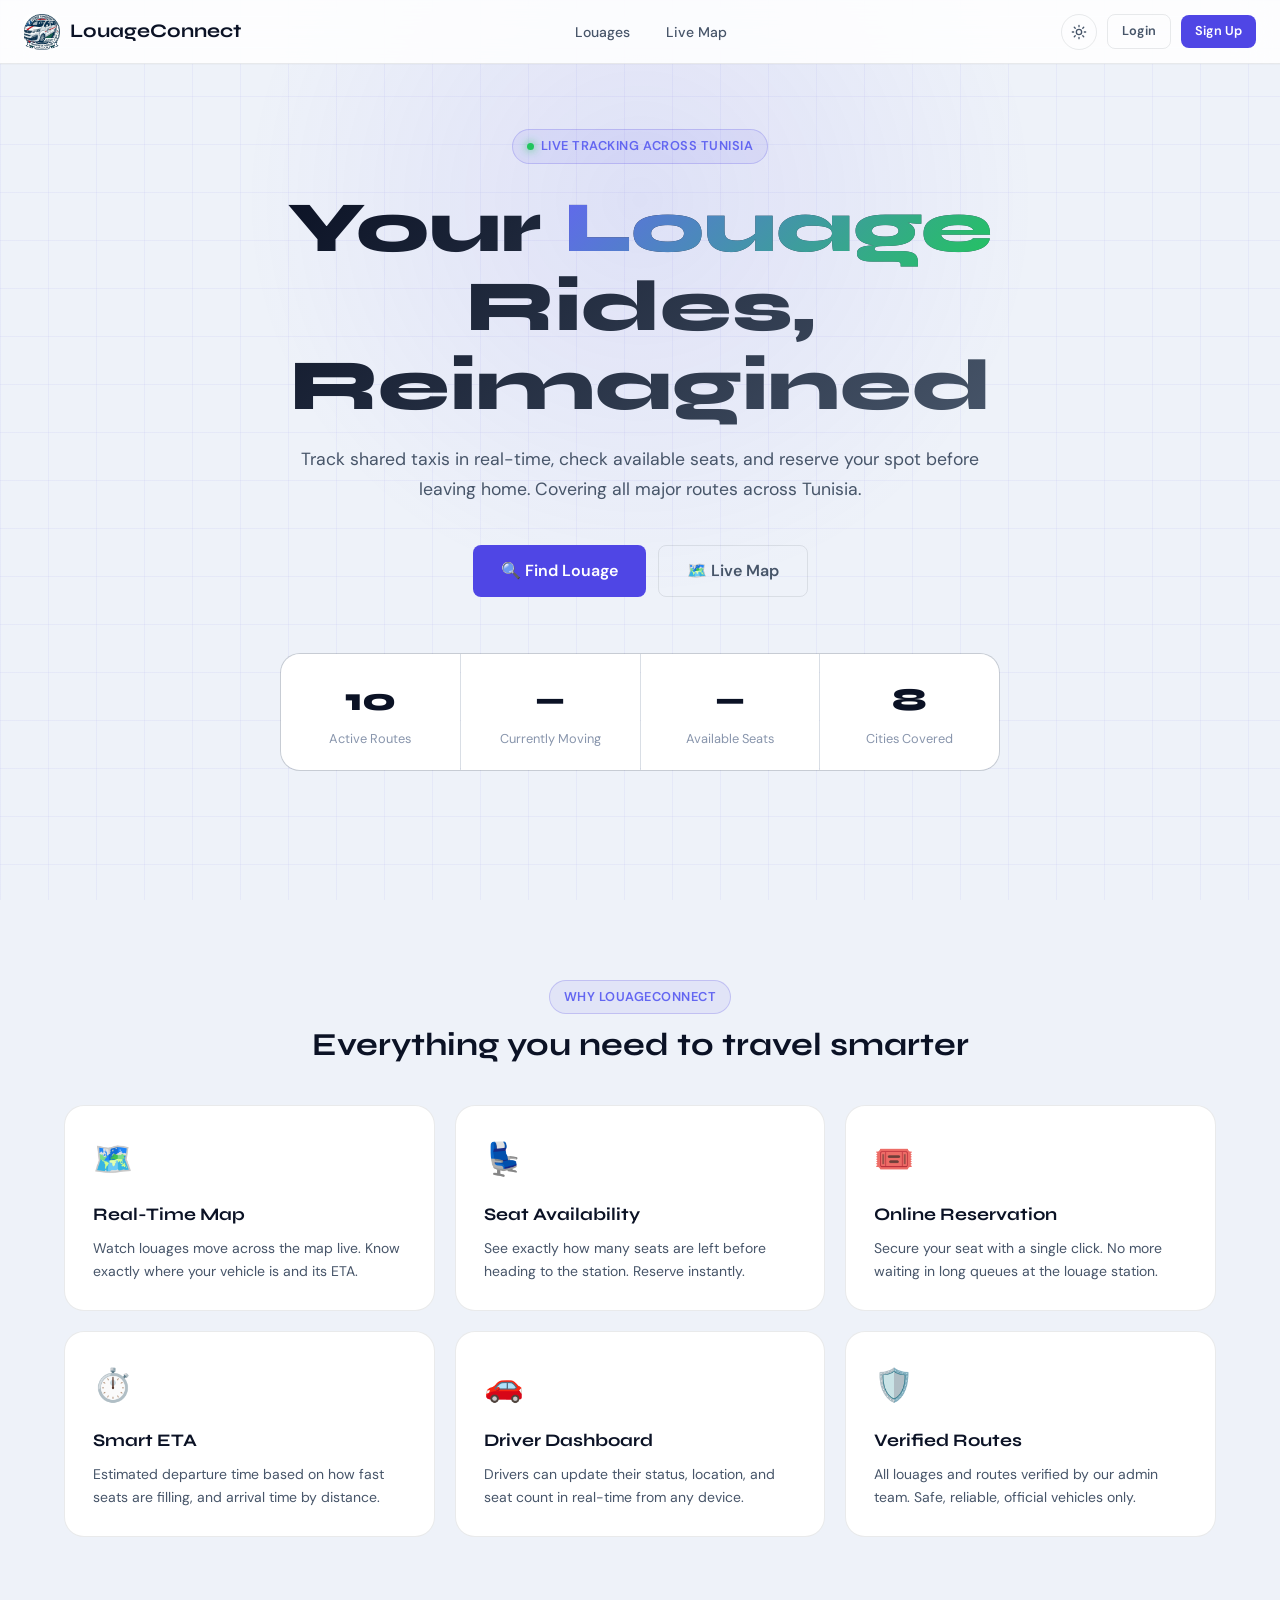
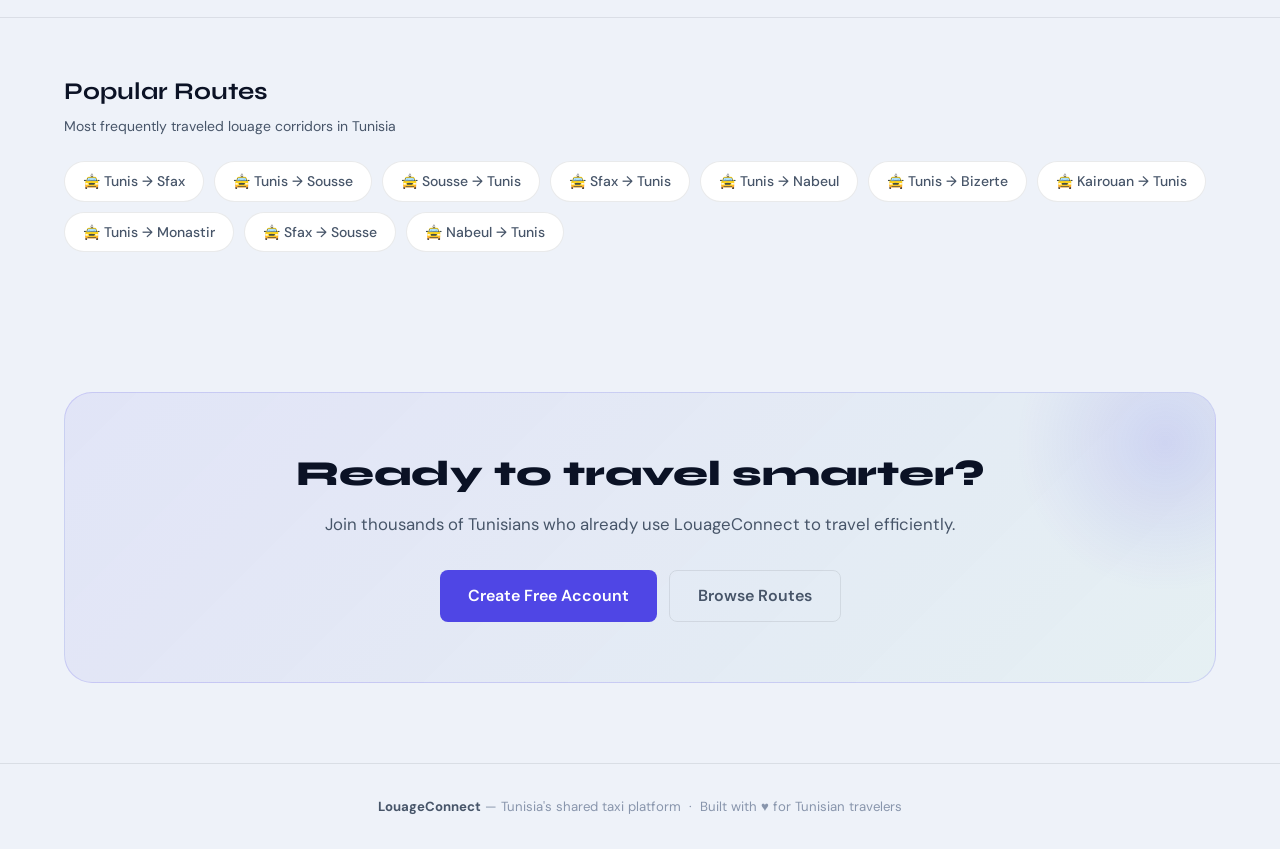
<file: index.html>
<!DOCTYPE html>
<html lang="en">
<head>
    <meta charset="UTF-8">
    <meta name="viewport" content="width=device-width, initial-scale=1.0">
    <title>LouageConnect — Tunisian Shared Taxi Platform</title>
    <link rel="stylesheet" href="css/main.css?v=2">
    <script src="js/theme.js?v=2"></script>
    <style>
        .features-section { padding: 80px 0; }
        .feature-card {
            padding: 28px;
            background: var(--bg-card);
            border: 1px solid var(--border);
            border-radius: var(--radius-lg);
            transition: var(--transition);
        }
        .feature-card:hover {
            border-color: var(--border-glow);
            transform: translateY(-4px);
            box-shadow: var(--shadow-glow);
        }
        .feature-icon {
            font-size: 2rem;
            margin-bottom: 16px;
            display: block;
        }
        .feature-title {
            font-family: var(--font-display);
            font-size: 1.1rem;
            font-weight: 700;
            margin-bottom: 8px;
        }
        .routes-preview {
            padding: 60px 0;
            border-top: 1px solid var(--border);
        }
        .route-pill {
            display: inline-flex;
            align-items: center;
            gap: 8px;
            padding: 8px 18px;
            background: var(--bg-card);
            border: 1px solid var(--border);
            border-radius: 100px;
            font-size: 0.875rem;
            font-weight: 500;
            color: var(--text-secondary);
            transition: var(--transition);
            cursor: default;
        }
        .route-pill:hover {
            border-color: var(--border-glow);
            color: var(--text-primary);
            background: var(--bg-card2);
        }
        .routes-grid {
            display: flex;
            flex-wrap: wrap;
            gap: 10px;
            margin-top: 24px;
        }
        .cta-section {
            padding: 80px 0;
            text-align: center;
        }
        .cta-card {
            background: linear-gradient(135deg, rgba(79,70,229,0.12), rgba(34,197,94,0.06));
            border: 1px solid rgba(79,70,229,0.25);
            border-radius: var(--radius-xl);
            padding: 60px 40px;
            position: relative;
            overflow: hidden;
        }
        .cta-card::before {
            content: '';
            position: absolute;
            top: -100px; right: -100px;
            width: 300px; height: 300px;
            background: radial-gradient(circle, rgba(79,70,229,0.15), transparent 70%);
        }
    </style>
</head>
<body>

<!-- ===== NAVBAR ===== -->
<nav class="navbar">
    <a href="index.html" class="nav-brand">
        <div class="brand-icon logo-img"><img src="logo.png" alt="LouageConnect" style="height:36px;width:auto;object-fit:contain;display:block;border-radius:8px;"></div>
        LouageConnect
    </a>
    <ul class="nav-links">
        <li><a href="dashboard.html">Louages</a></li>
        <li><a href="map.html">Live Map</a></li>
    </ul>
    <div class="nav-actions">
        <span id="nav-username" class="text-sm text-secondary hidden"></span>
        <a id="nav-admin" href="admin/index.html" class="btn btn-ghost btn-sm hidden">Admin</a>
        <a id="nav-driver" href="driver/index.html" class="btn btn-ghost btn-sm hidden">Driver</a>
        <a id="nav-login" href="login.html" class="btn btn-ghost btn-sm">Login</a>
        <a id="nav-logout" href="php/logout.php" class="btn btn-ghost btn-sm hidden">Logout</a>
        <a href="register.html" class="btn btn-primary btn-sm">Sign Up</a>
    </div>
</nav>

<!-- ===== HERO ===== -->
<section class="hero">
    <div class="hero-content">
        <div class="hero-tag">
            <span class="live-dot"></span>
            Live tracking across Tunisia
        </div>
        <h1>
            Your <span>Louage</span><br>
            Rides, Reimagined
        </h1>
        <p class="hero-sub">
            Track shared taxis in real-time, check available seats, and reserve your spot
            before leaving home. Covering all major routes across Tunisia.
        </p>
        <div class="hero-actions">
            <a href="dashboard.html" class="btn btn-primary btn-lg">
                🔍 Find Louage
            </a>
            <a href="map.html" class="btn btn-ghost btn-lg">
                🗺️ Live Map
            </a>
        </div>

        <!-- Live Stats -->
        <div class="stats-row">
            <div class="stat-item">
                <div class="stat-value" id="hero-stat-cars">10</div>
                <div class="stat-label">Active Routes</div>
            </div>
            <div class="stat-item">
                <div class="stat-value" id="hero-stat-moving">—</div>
                <div class="stat-label">Currently Moving</div>
            </div>
            <div class="stat-item">
                <div class="stat-value" id="hero-stat-seats">—</div>
                <div class="stat-label">Available Seats</div>
            </div>
            <div class="stat-item">
                <div class="stat-value">8</div>
                <div class="stat-label">Cities Covered</div>
            </div>
        </div>
    </div>
</section>

<!-- ===== FEATURES ===== -->
<section class="features-section">
    <div class="container">
        <div class="section-header" style="text-align:center;display:block;margin-bottom:40px">
            <div class="hero-tag" style="display:inline-flex;margin-bottom:12px">Why LouageConnect</div>
            <h2 style="font-size:2rem">Everything you need to travel smarter</h2>
        </div>
        <div class="grid-3">
            <div class="feature-card">
                <span class="feature-icon">🗺️</span>
                <div class="feature-title">Real-Time Map</div>
                <p class="text-sm text-secondary">Watch louages move across the map live. Know exactly where your vehicle is and its ETA.</p>
            </div>
            <div class="feature-card">
                <span class="feature-icon">💺</span>
                <div class="feature-title">Seat Availability</div>
                <p class="text-sm text-secondary">See exactly how many seats are left before heading to the station. Reserve instantly.</p>
            </div>
            <div class="feature-card">
                <span class="feature-icon">🎟️</span>
                <div class="feature-title">Online Reservation</div>
                <p class="text-sm text-secondary">Secure your seat with a single click. No more waiting in long queues at the louage station.</p>
            </div>
            <div class="feature-card">
                <span class="feature-icon">⏱️</span>
                <div class="feature-title">Smart ETA</div>
                <p class="text-sm text-secondary">Estimated departure time based on how fast seats are filling, and arrival time by distance.</p>
            </div>
            <div class="feature-card">
                <span class="feature-icon">🚗</span>
                <div class="feature-title">Driver Dashboard</div>
                <p class="text-sm text-secondary">Drivers can update their status, location, and seat count in real-time from any device.</p>
            </div>
            <div class="feature-card">
                <span class="feature-icon">🛡️</span>
                <div class="feature-title">Verified Routes</div>
                <p class="text-sm text-secondary">All louages and routes verified by our admin team. Safe, reliable, official vehicles only.</p>
            </div>
        </div>
    </div>
</section>

<!-- ===== ROUTES ===== -->
<section class="routes-preview">
    <div class="container">
        <h2 style="font-size:1.5rem;font-family:var(--font-display);font-weight:700;margin-bottom:8px">Popular Routes</h2>
        <p class="text-secondary text-sm">Most frequently traveled louage corridors in Tunisia</p>
        <div class="routes-grid">
            <div class="route-pill">🚖 Tunis → Sfax</div>
            <div class="route-pill">🚖 Tunis → Sousse</div>
            <div class="route-pill">🚖 Sousse → Tunis</div>
            <div class="route-pill">🚖 Sfax → Tunis</div>
            <div class="route-pill">🚖 Tunis → Nabeul</div>
            <div class="route-pill">🚖 Tunis → Bizerte</div>
            <div class="route-pill">🚖 Kairouan → Tunis</div>
            <div class="route-pill">🚖 Tunis → Monastir</div>
            <div class="route-pill">🚖 Sfax → Sousse</div>
            <div class="route-pill">🚖 Nabeul → Tunis</div>
        </div>
    </div>
</section>

<!-- ===== CTA ===== -->
<section class="cta-section">
    <div class="container">
        <div class="cta-card">
            <h2 style="font-size:2.2rem;font-family:var(--font-display);font-weight:800;margin-bottom:16px">
                Ready to travel smarter?
            </h2>
            <p class="text-secondary" style="margin-bottom:32px;font-size:1.05rem">
                Join thousands of Tunisians who already use LouageConnect to travel efficiently.
            </p>
            <div class="flex gap-3" style="justify-content:center">
                <a href="register.html" class="btn btn-primary btn-lg">Create Free Account</a>
                <a href="dashboard.html" class="btn btn-ghost btn-lg">Browse Routes</a>
            </div>
        </div>
    </div>
</section>

<!-- Footer -->
<footer style="border-top:1px solid var(--border);padding:32px 24px;text-align:center;color:var(--text-muted);font-size:0.825rem;position:relative;z-index:1">
    <strong style="color:var(--text-secondary)">LouageConnect</strong> — Tunisia's shared taxi platform &nbsp;·&nbsp;
    Built with ♥ for Tunisian travelers
</footer>

<div class="toast-container"></div>
<script src="js/utils.js"></script>
<script>
    document.addEventListener('DOMContentLoaded', async () => {
        await checkSession();
        // Load live stats
        const data = await API.getCars();
        if (data.cars) {
            const moving = data.cars.filter(c => c.status === 'moving').length;
            const seats  = data.cars.reduce((s, c) => s + c.available_seats, 0);
            document.getElementById('hero-stat-cars').textContent   = data.cars.length;
            document.getElementById('hero-stat-moving').textContent = moving;
            document.getElementById('hero-stat-seats').textContent  = seats;
        }
    });
</script>
</body>
</html>
</file>
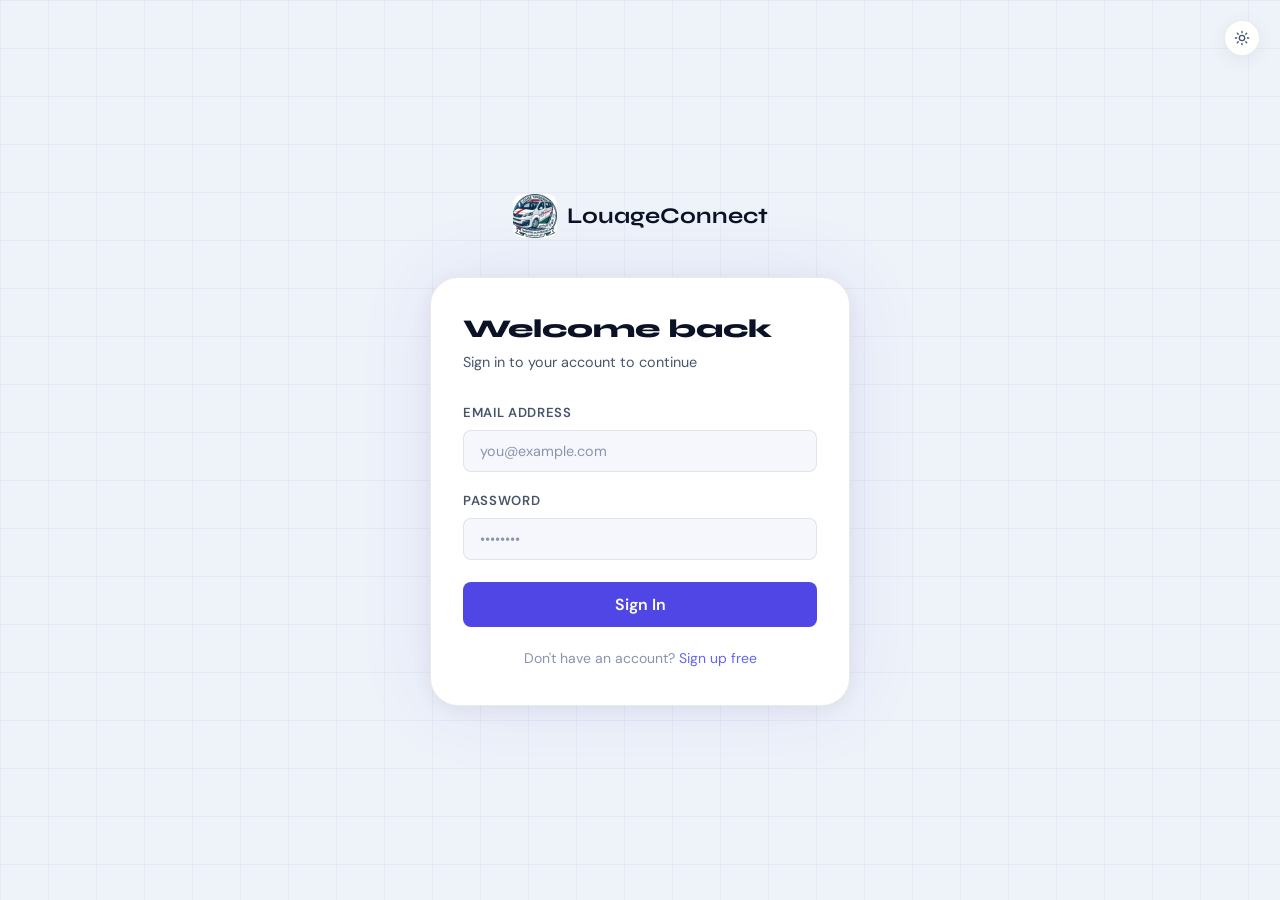
<file: admin/index.html>
<!DOCTYPE html>
<html lang="en">
<head>
    <meta charset="UTF-8">
    <meta name="viewport" content="width=device-width, initial-scale=1.0">
    <title>Admin Panel — LouageConnect</title>
    <link rel="stylesheet" href="../css/main.css?v=2">
    <script src="../js/theme.js?v=2"></script>
    <style>
        .admin-layout {
            display: flex;
            min-height: 100vh;
            padding-top: 64px;
        }
        .admin-sidebar {
            width: 220px;
            min-width: 220px;
            background: var(--bg-card);
            border-right: 1px solid var(--border);
            padding: 24px 0;
            position: sticky;
            top: 64px;
            height: calc(100vh - 64px);
            overflow-y: auto;
        }
        .admin-nav-label {
            font-size: 0.68rem;
            font-weight: 700;
            text-transform: uppercase;
            letter-spacing: 0.1em;
            color: var(--text-muted);
            padding: 0 18px;
            margin-bottom: 8px;
            margin-top: 20px;
        }
        .admin-nav-label:first-child { margin-top: 0; }
        .admin-nav-item {
            display: flex;
            align-items: center;
            gap: 10px;
            padding: 10px 18px;
            font-size: 0.875rem;
            font-weight: 500;
            color: var(--text-secondary);
            cursor: pointer;
            transition: var(--transition);
            border-left: 2px solid transparent;
        }
        .admin-nav-item:hover { color: var(--text-primary); background: rgba(255,255,255,0.03); }
        .admin-nav-item.active { color: var(--indigo-lt); background: rgba(79,70,229,0.08); border-left-color: var(--indigo); }
        .admin-content { flex: 1; padding: 32px; overflow: auto; position: relative; z-index: 1; }
        .tab-panel { display: none; }
        .tab-panel.active { display: block; }
        .admin-stats { display: grid; grid-template-columns: repeat(4, 1fr); gap: 16px; margin-bottom: 32px; }
        .admin-stat-card {
            background: var(--bg-card);
            border: 1px solid var(--border);
            border-radius: var(--radius-lg);
            padding: 20px;
        }
        .admin-stat-value { font-family: var(--font-display); font-size: 2rem; font-weight: 800; }
        .admin-stat-label { font-size: 0.8rem; color: var(--text-muted); margin-top: 4px; }
        .add-car-form {
            background: var(--bg-card);
            border: 1px solid var(--border);
            border-radius: var(--radius-lg);
            padding: 24px;
            margin-bottom: 28px;
        }
        .form-grid-2 { display: grid; grid-template-columns: 1fr 1fr; gap: 14px; }
        .form-grid-3 { display: grid; grid-template-columns: 1fr 1fr 1fr; gap: 14px; }
        .section-divider { border: none; border-top: 1px solid var(--border); margin: 20px 0; }
        .admin-badge {
            display: inline-flex; align-items: center; gap: 7px;
            padding: 5px 14px; background: rgba(79,70,229,0.12);
            border: 1px solid rgba(79,70,229,0.3); border-radius: 100px;
            font-size: 0.78rem; font-weight: 700; color: var(--indigo-lt);
            text-transform: uppercase; letter-spacing: 0.06em; margin-bottom: 12px;
        }
        .role-badge-admin  { background: rgba(79,70,229,0.15); color: var(--indigo-lt); border: 1px solid rgba(79,70,229,0.3); }
        .role-badge-driver { background: rgba(34,197,94,0.15); color: var(--green);     border: 1px solid rgba(34,197,94,0.3); }
        .role-badge-user   { background: rgba(148,163,184,0.1); color: #94A3B8;         border: 1px solid rgba(148,163,184,0.15); }
    </style>
</head>
<body>

<!-- NAVBAR -->
<nav class="navbar">
    <a href="../index.html" class="nav-brand">
        <div class="brand-icon">🚖</div>
        LouageConnect
    </a>
    <div class="nav-actions">
        <span id="nav-username" class="text-sm text-secondary"></span>
        <a href="../dashboard.html" class="btn btn-ghost btn-sm">← Back to App</a>
        <a href="../php/logout.php" class="btn btn-ghost btn-sm">Logout</a>
    </div>
</nav>

<div class="admin-layout">

    <!-- Sidebar -->
    <div class="admin-sidebar">
        <div class="admin-nav-label">Overview</div>
        <div class="admin-nav-item active" onclick="showTab('dashboard')">📊 Dashboard</div>

        <div class="admin-nav-label">Management</div>
        <div class="admin-nav-item" onclick="showTab('cars')">🚗 Louages</div>
        <div class="admin-nav-item" onclick="showTab('users')">👥 Users</div>
        <div class="admin-nav-item" onclick="showTab('reservations')">🎟️ Reservations</div>

        <div class="admin-nav-label">System</div>
        <div class="admin-nav-item" onclick="showTab('add-car')">➕ Add Louage</div>
    </div>

    <!-- Main Content -->
    <div class="admin-content">

        <!-- ===== DASHBOARD TAB ===== -->
        <div id="tab-dashboard" class="tab-panel active">
            <div class="admin-badge">🛠️ Admin Panel</div>
            <h1 style="font-family:var(--font-display);font-size:1.8rem;font-weight:800;margin-bottom:24px">Overview</h1>

            <div class="admin-stats">
                <div class="admin-stat-card">
                    <div class="admin-stat-value text-indigo" id="a-stat-cars">—</div>
                    <div class="admin-stat-label">Total Louages</div>
                </div>
                <div class="admin-stat-card">
                    <div class="admin-stat-value" style="color:var(--green)" id="a-stat-moving">—</div>
                    <div class="admin-stat-label">Currently Moving</div>
                </div>
                <div class="admin-stat-card">
                    <div class="admin-stat-value" id="a-stat-users">—</div>
                    <div class="admin-stat-label">Registered Users</div>
                </div>
                <div class="admin-stat-card">
                    <div class="admin-stat-value" style="color:var(--amber)" id="a-stat-reservations">—</div>
                    <div class="admin-stat-label">Total Reservations</div>
                </div>
            </div>

            <div class="card">
                <h3 style="font-family:var(--font-display);font-weight:700;margin-bottom:16px">Quick Actions</h3>
                <div style="display:flex;gap:12px;flex-wrap:wrap">
                    <button class="btn btn-primary" onclick="showTab('add-car')">➕ Add New Louage</button>
                    <button class="btn btn-ghost" onclick="showTab('cars')">🚗 Manage Louages</button>
                    <button class="btn btn-ghost" onclick="showTab('users')">👥 View Users</button>
                    <button class="btn btn-ghost" onclick="showTab('reservations')">🎟️ View Reservations</button>
                </div>
            </div>
        </div>

        <!-- ===== CARS TAB ===== -->
        <div id="tab-cars" class="tab-panel">
            <div class="section-header">
                <div>
                    <h2 class="section-title">Louage Fleet</h2>
                    <p class="section-sub">Manage all active louage vehicles</p>
                </div>
                <div style="display:flex;gap:10px">
                    <button class="btn btn-ghost btn-sm" onclick="loadCarsAdmin()">↺ Refresh</button>
                    <button class="btn btn-primary btn-sm" onclick="showTab('add-car')">➕ Add Louage</button>
                </div>
            </div>
            <div class="card" style="overflow:auto">
                <table class="data-table" id="cars-table">
                    <thead>
                        <tr>
                            <th>ID</th><th>Route</th><th>Status</th><th>Seats</th>
                            <th>Driver</th><th>Vehicle</th><th>Plate</th><th>Actions</th>
                        </tr>
                    </thead>
                    <tbody id="cars-tbody">
                        <tr><td colspan="8" style="text-align:center;padding:28px;color:var(--text-muted)">Loading…</td></tr>
                    </tbody>
                </table>
            </div>
        </div>

        <!-- ===== USERS TAB ===== -->
        <div id="tab-users" class="tab-panel">
            <div class="section-header">
                <div>
                    <h2 class="section-title">Users</h2>
                    <p class="section-sub">All registered accounts</p>
                </div>
                <button class="btn btn-ghost btn-sm" onclick="loadUsers()">↺ Refresh</button>
            </div>
            <div class="card" style="overflow:auto">
                <table class="data-table">
                    <thead>
                        <tr><th>ID</th><th>Name</th><th>Email</th><th>Role</th><th>Joined</th></tr>
                    </thead>
                    <tbody id="users-tbody">
                        <tr><td colspan="5" style="text-align:center;padding:28px;color:var(--text-muted)">Loading…</td></tr>
                    </tbody>
                </table>
            </div>
        </div>

        <!-- ===== RESERVATIONS TAB ===== -->
        <div id="tab-reservations" class="tab-panel">
            <div class="section-header">
                <div>
                    <h2 class="section-title">Reservations</h2>
                    <p class="section-sub">All bookings across the platform</p>
                </div>
                <button class="btn btn-ghost btn-sm" onclick="loadReservationsAdmin()">↺ Refresh</button>
            </div>
            <div class="card" style="overflow:auto">
                <table class="data-table">
                    <thead>
                        <tr><th>#</th><th>User</th><th>Route</th><th>Seats</th><th>Status</th><th>Date</th></tr>
                    </thead>
                    <tbody id="res-tbody">
                        <tr><td colspan="6" style="text-align:center;padding:28px;color:var(--text-muted)">Loading…</td></tr>
                    </tbody>
                </table>
            </div>
        </div>

        <!-- ===== ADD CAR TAB ===== -->
        <div id="tab-add-car" class="tab-panel">
            <h2 class="section-title" style="margin-bottom:24px">➕ Add New Louage</h2>
            <div class="add-car-form">
                <h3 style="font-family:var(--font-display);font-weight:700;margin-bottom:18px">Route Information</h3>
                <div class="form-grid-2">
                    <div class="form-group">
                        <label class="form-label">Departure City *</label>
                        <select id="ac-from" class="form-select" onchange="autoFillCoords('from', this.value)">
                            <option value="">— Select departure —</option>
                            <option value="Tunis" data-lat="36.791667" data-lng="10.186810">Tunis — Moncef Bey (Sfax / Sousse / South / A1)</option>
                            <option value="Tunis" data-lat="36.810368" data-lng="10.154295">Tunis — Bab Saadoun (Bizerte / El Kef / NW)</option>
                            <option value="Sfax" data-lat="34.74056" data-lng="10.76028">Sfax</option>
                            <option value="Sousse" data-lat="35.810225" data-lng="10.63663">Sousse</option>
                            <option value="Bizerte" data-lat="37.269258" data-lng="9.872214">Bizerte</option>
                            <option value="Nabeul" data-lat="36.451436" data-lng="10.729911">Nabeul</option>
                            <option value="Kairouan" data-lat="35.6781" data-lng="10.09633">Kairouan</option>
                            <option value="Monastir" data-lat="35.77799" data-lng="10.82617">Monastir</option>
                            <option value="Gabes" data-lat="33.88146" data-lng="10.0982">Gabes</option>
                            <option value="Medenine" data-lat="33.36077" data-lng="10.468749">Medenine</option>
                            <option value="El Kef" data-lat="36.1755" data-lng="8.707334">El Kef</option>
                            <option value="Hammamet" data-lat="36.4" data-lng="10.61667">Hammamet</option>
                            <option value="Mahdia" data-lat="35.50472" data-lng="11.06222">Mahdia</option>
                            <option value="Gafsa" data-lat="34.425" data-lng="8.78417">Gafsa</option>
                        </select>
                    </div>
                    <div class="form-group">
                        <label class="form-label">Destination City *</label>
                        <select id="ac-to" class="form-select" onchange="autoFillCoords('to', this.value)">
                            <option value="">— Select destination —</option>
                            <option value="Tunis" data-lat="36.791667" data-lng="10.186810">Tunis — Moncef Bey (Sfax / Sousse / South / A1)</option>
                            <option value="Tunis" data-lat="36.810368" data-lng="10.154295">Tunis — Bab Saadoun (Bizerte / El Kef / NW)</option>
                            <option value="Sfax" data-lat="34.74056" data-lng="10.76028">Sfax</option>
                            <option value="Sousse" data-lat="35.810225" data-lng="10.63663">Sousse</option>
                            <option value="Bizerte" data-lat="37.269258" data-lng="9.872214">Bizerte</option>
                            <option value="Nabeul" data-lat="36.451436" data-lng="10.729911">Nabeul</option>
                            <option value="Kairouan" data-lat="35.6781" data-lng="10.09633">Kairouan</option>
                            <option value="Monastir" data-lat="35.77799" data-lng="10.82617">Monastir</option>
                            <option value="Gabes" data-lat="33.88146" data-lng="10.0982">Gabes</option>
                            <option value="Medenine" data-lat="33.36077" data-lng="10.468749">Medenine</option>
                            <option value="El Kef" data-lat="36.1755" data-lng="8.707334">El Kef</option>
                            <option value="Hammamet" data-lat="36.4" data-lng="10.61667">Hammamet</option>
                            <option value="Mahdia" data-lat="35.50472" data-lng="11.06222">Mahdia</option>
                            <option value="Gafsa" data-lat="34.425" data-lng="8.78417">Gafsa</option>
                        </select>
                    </div>
                </div>

                <hr class="section-divider">
                <h3 style="font-family:var(--font-display);font-weight:700;margin-bottom:18px">Vehicle Details</h3>
                <div class="form-grid-3">
                    <div class="form-group">
                        <label class="form-label">Vehicle Type</label>
                        <select id="ac-type" class="form-select">
                            <option>Peugeot 504</option>
                            <option>Mercedes Sprinter</option>
                            <option>Renault Trafic</option>
                            <option>Volkswagen Transporter</option>
                        </select>
                    </div>
                    <div class="form-group">
                        <label class="form-label">Plate Number</label>
                        <input type="text" id="ac-plate" class="form-input" placeholder="TU 0000 X">
                    </div>
                    <div class="form-group">
                        <label class="form-label">Total Seats</label>
                        <input type="number" id="ac-seats" class="form-input" value="8" min="1" max="20">
                    </div>
                </div>
                <div class="form-grid-2">
                    <div class="form-group">
                        <label class="form-label">Speed (km/h)</label>
                        <input type="number" id="ac-speed" class="form-input" value="90" min="40" max="150">
                    </div>
                    <div class="form-group">
                        <label class="form-label">Assign Driver</label>
                        <select id="ac-driver" class="form-select">
                            <option value="">— No driver —</option>
                        </select>
                    </div>
                </div>

                <hr class="section-divider">
                <h3 style="font-family:var(--font-display);font-weight:700;margin-bottom:4px">GPS Coordinates</h3>
                <p class="text-xs text-muted" style="margin-bottom:14px">Departure position and destination position</p>
                <div class="form-grid-2">
                    <div>
                        <p class="text-sm text-secondary" style="margin-bottom:10px;font-weight:600">📍 Departure</p>
                        <div class="form-grid-2">
                            <div class="form-group">
                                <label class="form-label">Lat</label>
                                <input type="number" id="ac-lat" class="form-input" placeholder="36.8190" step="0.0001">
                            </div>
                            <div class="form-group">
                                <label class="form-label">Lng</label>
                                <input type="number" id="ac-lng" class="form-input" placeholder="10.1658" step="0.0001">
                            </div>
                        </div>
                    </div>
                    <div>
                        <p class="text-sm text-secondary" style="margin-bottom:10px;font-weight:600">🏁 Destination</p>
                        <div class="form-grid-2">
                            <div class="form-group">
                                <label class="form-label">Lat</label>
                                <input type="number" id="ac-dlat" class="form-input" placeholder="34.7398" step="0.0001">
                            </div>
                            <div class="form-group">
                                <label class="form-label">Lng</label>
                                <input type="number" id="ac-dlng" class="form-input" placeholder="10.7600" step="0.0001">
                            </div>
                        </div>
                    </div>
                </div>

                <div class="form-group">
                    <label class="form-label">Estimated Departure Time</label>
                    <input type="datetime-local" id="ac-departure" class="form-input">
                </div>

                <button class="btn btn-primary btn-lg" onclick="addCar()" style="margin-top:8px">
                    ➕ Add Louage to Fleet
                </button>
            </div>

            <!-- Preset coordinates helper -->
            <div class="card">
                <h4 style="font-family:var(--font-display);font-weight:700;margin-bottom:12px">📍 Quick City Coordinates</h4>
                <div style="display:flex;gap:8px;flex-wrap:wrap">
                    <button class="btn btn-ghost btn-sm" onclick="fillCoords(36.8190,10.1658,'Tunis')">Tunis</button>
                    <button class="btn btn-ghost btn-sm" onclick="fillCoords(34.7398,10.7600,'Sfax')">Sfax</button>
                    <button class="btn btn-ghost btn-sm" onclick="fillCoords(35.8245,10.6346,'Sousse')">Sousse</button>
                    <button class="btn btn-ghost btn-sm" onclick="fillCoords(36.4513,10.7357,'Nabeul')">Nabeul</button>
                    <button class="btn btn-ghost btn-sm" onclick="fillCoords(37.2746,9.8739,'Bizerte')">Bizerte</button>
                    <button class="btn btn-ghost btn-sm" onclick="fillCoords(35.6784,10.0963,'Kairouan')">Kairouan</button>
                    <button class="btn btn-ghost btn-sm" onclick="fillCoords(35.7643,10.8113,'Monastir')">Monastir</button>
                </div>
                <p class="text-xs text-muted" style="margin-top:8px">
                    Click a city to set it as the <strong>departure</strong> coordinates. Then click another to set <strong>destination</strong>.
                </p>
            </div>
        </div>

    </div>
</div>

<div class="toast-container"></div>
<script src="../js/utils.js"></script>
<script>
    let coordStep = 'from';

    document.addEventListener('DOMContentLoaded', async () => {
        const sess = await API.session();
        if (!sess.loggedIn || sess.user.role !== 'admin') {
            window.location.href = '../login.html';
            return;
        }
        document.getElementById('nav-username').textContent = sess.user.name;
        loadDashboardStats();
        loadDrivers();
    });

    function showTab(name) {
        document.querySelectorAll('.tab-panel').forEach(p => p.classList.remove('active'));
        document.querySelectorAll('.admin-nav-item').forEach(i => i.classList.remove('active'));
        document.getElementById('tab-' + name).classList.add('active');
        document.querySelector(`[onclick="showTab('${name}')"]`)?.classList.add('active');

        // Lazy-load data
        if (name === 'cars') loadCarsAdmin();
        if (name === 'users') loadUsers();
        if (name === 'reservations') loadReservationsAdmin();
    }

    async function loadDashboardStats() {
        const [carsData, usersData, resData] = await Promise.all([
            API.getCars(),
            API.manage('get_users'),
            API.manage('get_reservations')
        ]);

        if (carsData.cars) {
            document.getElementById('a-stat-cars').textContent = carsData.cars.length;
            document.getElementById('a-stat-moving').textContent = carsData.cars.filter(c => c.status === 'moving').length;
        }
        if (usersData.users)         document.getElementById('a-stat-users').textContent = usersData.users.length;
        if (resData.reservations)    document.getElementById('a-stat-reservations').textContent = resData.reservations.length;
    }

    async function loadCarsAdmin() {
        const data  = await API.getCars();
        const tbody = document.getElementById('cars-tbody');
        if (!data.cars) { tbody.innerHTML = '<tr><td colspan="8" style="text-align:center;color:var(--text-muted);padding:20px">Failed to load</td></tr>'; return; }
        if (!data.cars.length) { tbody.innerHTML = '<tr><td colspan="8" style="text-align:center;color:var(--text-muted);padding:20px">No louages</td></tr>'; return; }

        tbody.innerHTML = data.cars.map(c => `
            <tr>
                <td class="text-muted">#${c.id}</td>
                <td style="font-weight:600;color:var(--text-primary)">${c.route}</td>
                <td>${statusBadge(c.status)}</td>
                <td><span style="color:${c.available_seats > 0 ? 'var(--green)' : 'var(--red)'}">${c.available_seats}</span>/${c.total_seats}</td>
                <td class="text-secondary">${c.driver_name || '—'}</td>
                <td class="text-muted">${c.vehicle_type}</td>
                <td class="text-muted">${c.plate_number || '—'}</td>
                <td>
                    <button class="btn btn-danger btn-sm" onclick="deleteCar(${c.id}, '${c.route}')">Delete</button>
                </td>
            </tr>
        `).join('');
    }

    async function loadUsers() {
        const data  = await API.manage('get_users');
        const tbody = document.getElementById('users-tbody');
        if (!data.users) { tbody.innerHTML = '<tr><td colspan="5" style="text-align:center;color:var(--text-muted);padding:20px">Failed</td></tr>'; return; }
        tbody.innerHTML = data.users.map((u, i) => `
            <tr>
                <td class="text-muted">${u.id}</td>
                <td style="color:var(--text-primary);font-weight:600">${u.name}</td>
                <td class="text-secondary">${u.email}</td>
                <td><span class="badge role-badge-${u.role}">${u.role}</span></td>
                <td class="text-muted">${formatDate(u.created_at)}</td>
            </tr>
        `).join('');
    }

    async function loadReservationsAdmin() {
        const data  = await API.manage('get_reservations');
        const tbody = document.getElementById('res-tbody');
        if (!data.reservations) { tbody.innerHTML = '<tr><td colspan="6" style="text-align:center;color:var(--text-muted);padding:20px">Failed</td></tr>'; return; }
        if (!data.reservations.length) { tbody.innerHTML = '<tr><td colspan="6" style="text-align:center;color:var(--text-muted);padding:20px">No reservations yet</td></tr>'; return; }
        tbody.innerHTML = data.reservations.map((r, i) => `
            <tr>
                <td class="text-muted">${r.id}</td>
                <td>
                    <div style="color:var(--text-primary);font-weight:600">${r.user_name}</div>
                    <div class="text-xs text-muted">${r.email}</div>
                </td>
                <td class="text-secondary">${r.route}</td>
                <td><span style="color:var(--indigo-lt);font-weight:700">× ${r.seats_reserved}</span></td>
                <td>${statusBadge(r.status || 'active')}</td>
                <td class="text-muted">${formatDate(r.created_at)}</td>
            </tr>
        `).join('');
    }

    async function loadDrivers() {
        const data = await API.manage('get_drivers');
        const sel  = document.getElementById('ac-driver');
        if (!data.drivers) return;
        data.drivers.forEach(d => {
            const opt = new Option(d.name, d.id);
            sel.add(opt);
        });
    }

    async function deleteCar(id, route) {
        if (!confirm(`Delete louage: "${route}"?\nAll reservations for this louage will also be removed.`)) return;
        const res = await API.manage('delete_car', { id });
        if (res.success) {
            showToast('Louage deleted', 'success');
            loadCarsAdmin();
            loadDashboardStats();
        } else {
            showToast(res.error || 'Delete failed', 'error');
        }
    }

    async function addCar() {
        const from   = document.getElementById('ac-from').value.trim();
        const to     = document.getElementById('ac-to').value.trim();
        const lat    = document.getElementById('ac-lat').value;
        const lng    = document.getElementById('ac-lng').value;
        const dlat   = document.getElementById('ac-dlat').value;
        const dlng   = document.getElementById('ac-dlng').value;

        if (!from || !to || !lat || !lng || !dlat || !dlng) {
            showToast('Please fill in all required fields', 'error'); return;
        }

        const res = await API.manage('add_car', {
            route:            `${from} → ${to}`,
            departure_city:   document.getElementById('ac-from').options[document.getElementById('ac-from').selectedIndex]?.value || from,
            destination_city: document.getElementById('ac-to').options[document.getElementById('ac-to').selectedIndex]?.value || to,
            total_seats:      parseInt(document.getElementById('ac-seats').value),
            lat, lng, dest_lat: dlat, dest_lng: dlng,
            speed:            document.getElementById('ac-speed').value,
            vehicle_type:     document.getElementById('ac-type').value,
            plate_number:     document.getElementById('ac-plate').value,
            driver_id:        document.getElementById('ac-driver').value || null,
            estimated_departure: document.getElementById('ac-departure').value || null
        });

        if (res.success) {
            showToast('Louage added successfully!', 'success');
            // Clear form
            ['ac-from','ac-to','ac-plate','ac-lat','ac-lng','ac-dlat','ac-dlng'].forEach(id => {
                document.getElementById(id).value = '';
            });
            loadDashboardStats();
        } else {
            showToast(res.error || 'Failed to add louage', 'error');
        }
    }

    // Auto-fill coordinates when city selected
    function autoFillCoords(which, val) {
        var sel = document.getElementById(which === 'from' ? 'ac-from' : 'ac-to');
        var opt = sel.options[sel.selectedIndex];
        if (!opt || !opt.dataset.lat) return;
        if (which === 'from') {
            document.getElementById('ac-lat').value = opt.dataset.lat;
            document.getElementById('ac-lng').value = opt.dataset.lng;
        } else {
            document.getElementById('ac-dlat').value = opt.dataset.lat;
            document.getElementById('ac-dlng').value = opt.dataset.lng;
        }
    }
    function fillCoords(lat, lng, city) {} // kept for compatibility
</script>
</body>
</html>
</file>
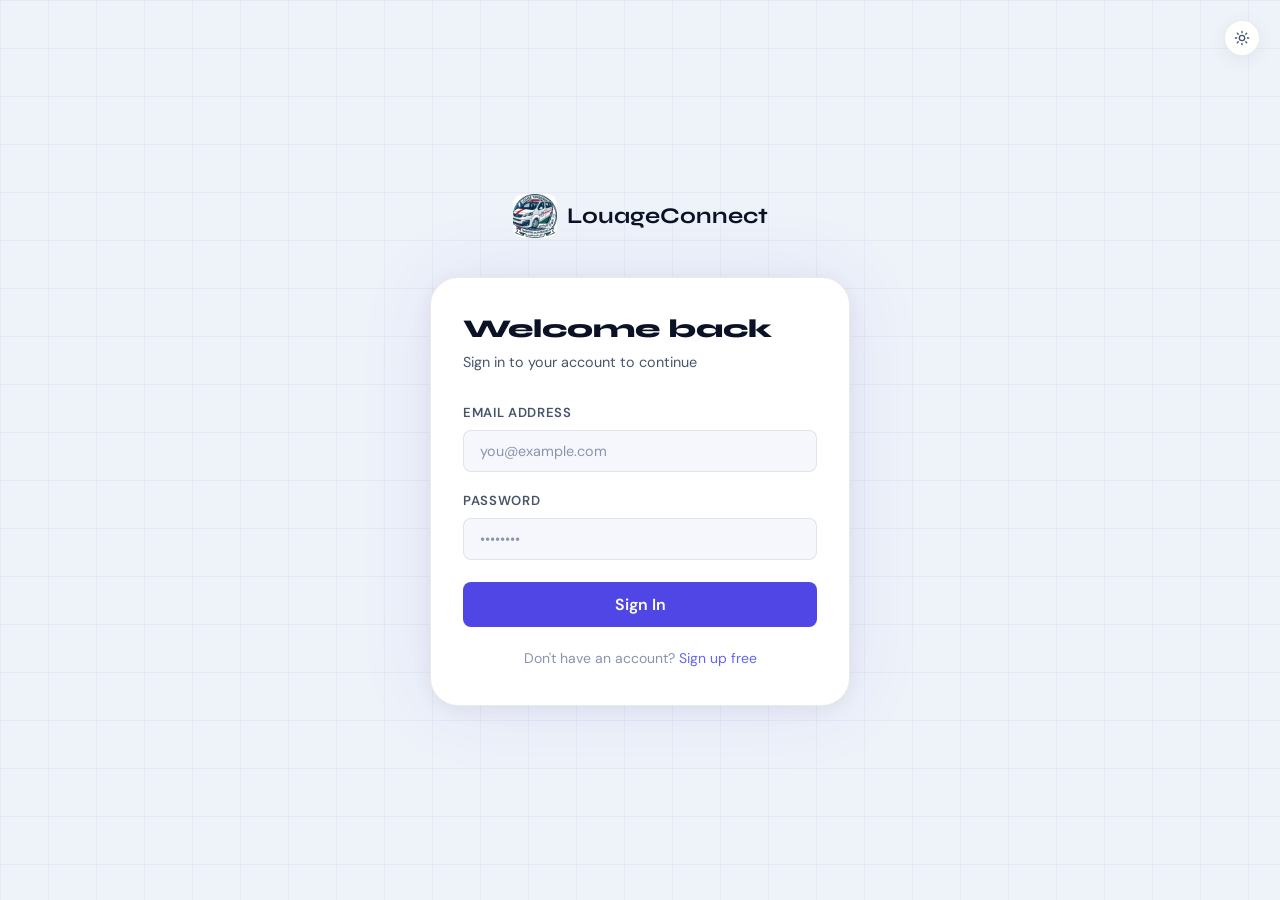
<file: driver/index.html>
<!DOCTYPE html>
<html lang="en">
<head>
    <meta charset="UTF-8">
    <meta name="viewport" content="width=device-width, initial-scale=1.0">
    <title>Driver Panel — LouageConnect</title>
    <link rel="stylesheet" href="../css/main.css?v=2">
    <script src="../js/theme.js?v=2"></script>
    <style>
        .driver-header {
            padding: 32px 0 24px;
            border-bottom: 1px solid var(--border);
            margin-bottom: 32px;
        }
        .driver-badge {
            display: inline-flex;
            align-items: center;
            gap: 7px;
            padding: 5px 14px;
            background: rgba(79,70,229,0.12);
            border: 1px solid rgba(79,70,229,0.3);
            border-radius: 100px;
            font-size: 0.78rem;
            font-weight: 700;
            color: var(--indigo-lt);
            text-transform: uppercase;
            letter-spacing: 0.06em;
            margin-bottom: 12px;
        }
        .car-status-card {
            background: linear-gradient(135deg, rgba(79,70,229,0.1), rgba(34,197,94,0.05));
            border: 1px solid rgba(79,70,229,0.25);
            border-radius: var(--radius-xl);
            padding: 28px;
            margin-bottom: 28px;
        }
        .big-route {
            font-family: var(--font-display);
            font-size: 1.8rem;
            font-weight: 800;
            margin-bottom: 8px;
        }
        .control-section {
            background: var(--bg-card);
            border: 1px solid var(--border);
            border-radius: var(--radius-lg);
            padding: 24px;
            margin-bottom: 20px;
        }
        .control-title {
            font-family: var(--font-display);
            font-size: 1rem;
            font-weight: 700;
            margin-bottom: 18px;
            display: flex;
            align-items: center;
            gap: 8px;
        }
        .seat-btns {
            display: flex;
            align-items: center;
            gap: 16px;
            flex-wrap: wrap;
        }
        .seat-counter {
            display: flex;
            align-items: center;
            gap: 0;
            border: 1px solid var(--border);
            border-radius: var(--radius-sm);
            overflow: hidden;
        }
        .seat-counter button {
            width: 40px; height: 40px;
            background: var(--bg-card2);
            border: none;
            color: var(--text-primary);
            font-size: 1.2rem;
            cursor: pointer;
            transition: var(--transition);
        }
        .seat-counter button:hover { background: rgba(79,70,229,0.2); }
        .seat-counter span {
            width: 48px;
            text-align: center;
            font-family: var(--font-display);
            font-size: 1.2rem;
            font-weight: 700;
            border-left: 1px solid var(--border);
            border-right: 1px solid var(--border);
            padding: 8px;
            background: var(--bg-input);
        }
        .status-btns { display: flex; gap: 10px; flex-wrap: wrap; }
        .status-btn {
            padding: 10px 20px;
            border-radius: var(--radius-sm);
            border: 2px solid transparent;
            font-weight: 700;
            font-size: 0.875rem;
            cursor: pointer;
            transition: var(--transition);
        }
        .status-btn.waiting { background: var(--amber-glow); color: var(--amber); border-color: rgba(245,158,11,0.3); }
        .status-btn.full    { background: var(--red-glow);   color: var(--red);   border-color: rgba(239,68,68,0.3); }
        .status-btn.moving  { background: var(--green-glow); color: var(--green); border-color: rgba(34,197,94,0.3); }
        .status-btn:hover, .status-btn.active { filter: brightness(1.3); border-color: currentColor; transform: translateY(-2px); }
        .coord-inputs { display: grid; grid-template-columns: 1fr 1fr; gap: 12px; }
        .sim-btn {
            padding: 8px 16px;
            background: rgba(79,70,229,0.15);
            border: 1px solid rgba(79,70,229,0.3);
            color: var(--indigo-lt);
            border-radius: var(--radius-sm);
            font-size: 0.82rem;
            font-weight: 600;
            cursor: pointer;
            transition: var(--transition);
        }
        .sim-btn:hover { background: rgba(79,70,229,0.25); }
        .sim-btn.active { background: rgba(34,197,94,0.15); border-color: rgba(34,197,94,0.3); color: var(--green); }
        #no-car-msg { text-align: center; padding: 60px; color: var(--text-muted); }
    </style>
</head>
<body>

<!-- NAVBAR -->
<nav class="navbar">
    <a href="../index.html" class="nav-brand">
        <div class="brand-icon logo-img"><img src="../logo.png" alt="LouageConnect" style="height:36px;width:auto;object-fit:contain;display:block;border-radius:8px;"></div>
        LouageConnect
    </a>
    <ul class="nav-links">
        <li><a href="../dashboard.html">Louages</a></li>
        <li><a href="../map.html">Live Map</a></li>
    </ul>
    <div class="nav-actions">
        <span id="nav-username" class="text-sm text-secondary"></span>
        <a href="../php/logout.php" class="btn btn-ghost btn-sm">Logout</a>
    </div>
</nav>

<div class="page-content">
    <div class="container">

        <div class="driver-header">
            <div class="driver-badge">🚗 Driver Panel</div>
            <h1 style="font-family:var(--font-display);font-size:1.8rem;font-weight:800" id="driver-name">Loading…</h1>
            <p class="text-secondary text-sm">Manage your louage in real-time</p>
        </div>

        <div id="no-car-msg" class="hidden">
            <div style="font-size:3rem;margin-bottom:16px">🚗</div>
            <p style="font-size:1.1rem;color:var(--text-secondary);margin-bottom:8px">No vehicle assigned to you yet</p>
            <p class="text-sm text-muted">Contact the admin to get a vehicle assigned</p>
        </div>

        <div id="driver-content" class="hidden">

            <!-- Current Car Status -->
            <div class="car-status-card">
                <div style="display:flex;align-items:flex-start;justify-content:space-between;flex-wrap:wrap;gap:12px">
                    <div>
                        <div class="big-route" id="car-route">Tunis → Sfax</div>
                        <div style="display:flex;gap:10px;align-items:center;flex-wrap:wrap">
                            <span id="car-status-badge"></span>
                            <span class="text-sm text-muted" id="car-plate"></span>
                            <span class="text-sm text-muted" id="car-vehicle"></span>
                        </div>
                    </div>
                    <div style="text-align:right">
                        <div style="font-family:var(--font-display);font-size:2.5rem;font-weight:800" id="car-seats">—</div>
                        <div class="text-sm text-muted">seats available</div>
                    </div>
                </div>
                <div id="car-seat-grid" class="seat-grid" style="margin-top:16px;max-width:200px"></div>
            </div>

            <!-- Status Control -->
            <div class="control-section">
                <div class="control-title">🚦 Trip Controls</div>
                <div class="status-btns">
                    <button class="status-btn waiting" onclick="updateStatus('waiting')">⏳ Waiting</button>
                    <button class="status-btn full"    onclick="updateStatus('full')">🔴 Mark Full</button>
                </div>
                <div style="margin-top:12px;padding:14px;background:rgba(34,197,94,.08);border:1px solid rgba(34,197,94,.25);border-radius:10px">
                    <p style="font-size:.82rem;color:var(--text-secondary);margin-bottom:10px">
                        <strong>Force departure</strong> — depart even if not all seats are filled.
                        Car auto-departs when full after 5 minutes.
                    </p>
                    <button class="btn btn-success" onclick="forceDepart()" style="width:100%">🚀 Force Depart Now</button>
                </div>
            </div>

            <!-- Seat Control -->
            <div class="control-section">
                <div class="control-title">💺 Update Available Seats</div>
                <div class="seat-btns">
                    <div class="seat-counter">
                        <button onclick="changeSeatDisplay(-1)">−</button>
                        <span id="seat-display">0</span>
                        <button onclick="changeSeatDisplay(1)">+</button>
                    </div>
                    <button class="btn btn-primary" onclick="saveSeats()">Save Seats</button>
                    <span class="text-sm text-muted" id="total-seats-hint"></span>
                </div>
            </div>

            <!-- Location Control -->
            <div class="control-section">
                <div class="control-title">📍 Update Location</div>
                <div class="coord-inputs" style="margin-bottom:14px">
                    <div class="form-group" style="margin:0">
                        <label class="form-label">Latitude</label>
                        <input type="number" id="lat-input" class="form-input" step="0.0001" placeholder="36.8190">
                    </div>
                    <div class="form-group" style="margin:0">
                        <label class="form-label">Longitude</label>
                        <input type="number" id="lng-input" class="form-input" step="0.0001" placeholder="10.1658">
                    </div>
                </div>
                <div style="display:flex;gap:10px;flex-wrap:wrap">
                    <button class="btn btn-primary btn-sm" onclick="saveLocation()">📍 Update Location</button>
                    <button class="sim-btn" id="sim-btn" onclick="toggleSimulation()">▶ Start Auto-Simulation</button>
                </div>
                <p class="text-xs text-muted" style="margin-top:8px">
                    Auto-simulation moves your car toward the destination every 3 seconds.
                </p>
            </div>

        </div>
    </div>
</div>

<div class="toast-container"></div>
<script src="../js/utils.js"></script>
<script>
    let myCar = null;
    let simInterval = null;
    let simRunning = false;

    document.addEventListener('DOMContentLoaded', async () => {
        const sess = await API.session();
        if (!sess.loggedIn || (sess.user.role !== 'driver' && sess.user.role !== 'admin')) {
            window.location.href = '../login.html';
            return;
        }
        document.getElementById('driver-name').textContent = 'Welcome, ' + sess.user.name;
        document.getElementById('nav-username').textContent = sess.user.name;
        loadMyCar();
    });

    async function loadMyCar() {
        const data = await API.manage('get_my_car');
        if (!data.car) {
            document.getElementById('no-car-msg').classList.remove('hidden');
            return;
        }
        myCar = data.car;
        document.getElementById('driver-content').classList.remove('hidden');
        renderCar(myCar);
    }

    function renderCar(car) {
        document.getElementById('car-route').textContent   = car.route;
        document.getElementById('car-status-badge').innerHTML = statusBadge(car.status);
        document.getElementById('car-plate').textContent   = car.plate_number || '';
        document.getElementById('car-vehicle').textContent = car.vehicle_type || '';
        document.getElementById('car-seats').textContent   = car.available_seats;
        document.getElementById('seat-display').textContent = car.available_seats;
        document.getElementById('total-seats-hint').textContent = `of ${car.total_seats} total`;
        document.getElementById('lat-input').value = parseFloat(car.lat).toFixed(4);
        document.getElementById('lng-input').value = parseFloat(car.lng).toFixed(4);

        // Seat grid
        let grid = '';
        for (let i = 0; i < car.total_seats; i++) {
            grid += `<div class="seat ${i < (car.total_seats - car.available_seats) ? 'occupied' : 'available'}"></div>`;
        }
        document.getElementById('car-seat-grid').innerHTML = grid;

        // Highlight active status button
        document.querySelectorAll('.status-btn').forEach(btn => btn.classList.remove('active'));
        document.querySelector(`.status-btn.${car.status}`)?.classList.add('active');
    }

    async function updateStatus(status) {
        if (!myCar) return;
        const res = await API.manage('update_status', { id: myCar.id, status });
        if (res.success) {
            myCar.status = status;
            renderCar(myCar);
            showToast('Status updated to: ' + status, 'success');
        } else {
            showToast(res.error || 'Update failed', 'error');
        }
    }

    function changeSeatDisplay(delta) {
        if (!myCar) return;
        const el  = document.getElementById('seat-display');
        let val   = parseInt(el.textContent) + delta;
        val       = Math.max(0, Math.min(myCar.total_seats, val));
        el.textContent = val;
    }

    async function saveSeats() {
        if (!myCar) return;
        const seats = parseInt(document.getElementById('seat-display').textContent);
        const res   = await API.manage('update_seats', { id: myCar.id, available_seats: seats });
        if (res.success) {
            myCar.available_seats = seats;
            renderCar(myCar);
            showToast('Seats updated', 'success');
        } else {
            showToast(res.error || 'Failed', 'error');
        }
    }

    async function saveLocation() {
        if (!myCar) return;
        const lat = parseFloat(document.getElementById('lat-input').value);
        const lng = parseFloat(document.getElementById('lng-input').value);
        if (isNaN(lat) || isNaN(lng)) { showToast('Invalid coordinates', 'error'); return; }
        const res = await API.manage('update_location', { id: myCar.id, lat, lng });
        if (res.success) {
            myCar.lat = lat; myCar.lng = lng;
            showToast('Location updated', 'success');
        } else {
            showToast(res.error || 'Failed', 'error');
        }
    }

    function toggleSimulation() {
        const btn = document.getElementById('sim-btn');
        if (simRunning) {
            clearInterval(simInterval);
            simRunning = false;
            btn.textContent = '▶ Start Auto-Simulation';
            btn.classList.remove('active');
            showToast('Simulation stopped', 'info');
        } else {
            simRunning = true;
            btn.textContent = '⏹ Stop Simulation';
            btn.classList.add('active');
            showToast('Auto-simulation started', 'success');
            simInterval = setInterval(simulateStep, 3000);
        }
    }

    async function forceDepart() {
        if (!myCar) return;
        if (!confirm('Force depart now? Car will leave even if not full.')) return;
        var res = await API.manage('force_depart', { id: myCar.id });
        if (res.success) {
            myCar.status = 'moving';
            renderCar(myCar);
            showToast('Trip started! Car is now moving.', 'success');
        } else {
            showToast(res.error || 'Failed', 'error');
        }
    }

    async function simulateStep() {
        if (!myCar) return;
        const dlat = myCar.dest_lat - myCar.lat;
        const dlng = myCar.dest_lng - myCar.lng;
        const dist = Math.sqrt(dlat * dlat + dlng * dlng);
        if (dist < 0.005) {
            clearInterval(simInterval);
            simRunning = false;
            document.getElementById('sim-btn').textContent = '▶ Start Auto-Simulation';
            document.getElementById('sim-btn').classList.remove('active');
            showToast('Arrived at destination!', 'success');
            return;
        }
        const step   = 0.008;
        const newLat = parseFloat(myCar.lat) + (dlat / dist) * step;
        const newLng = parseFloat(myCar.lng) + (dlng / dist) * step;
        myCar.lat    = newLat;
        myCar.lng    = newLng;
        document.getElementById('lat-input').value = newLat.toFixed(4);
        document.getElementById('lng-input').value = newLng.toFixed(4);
        await API.manage('update_location', { id: myCar.id, lat: newLat, lng: newLng });
    }
</script>
</body>
</html>
</file>
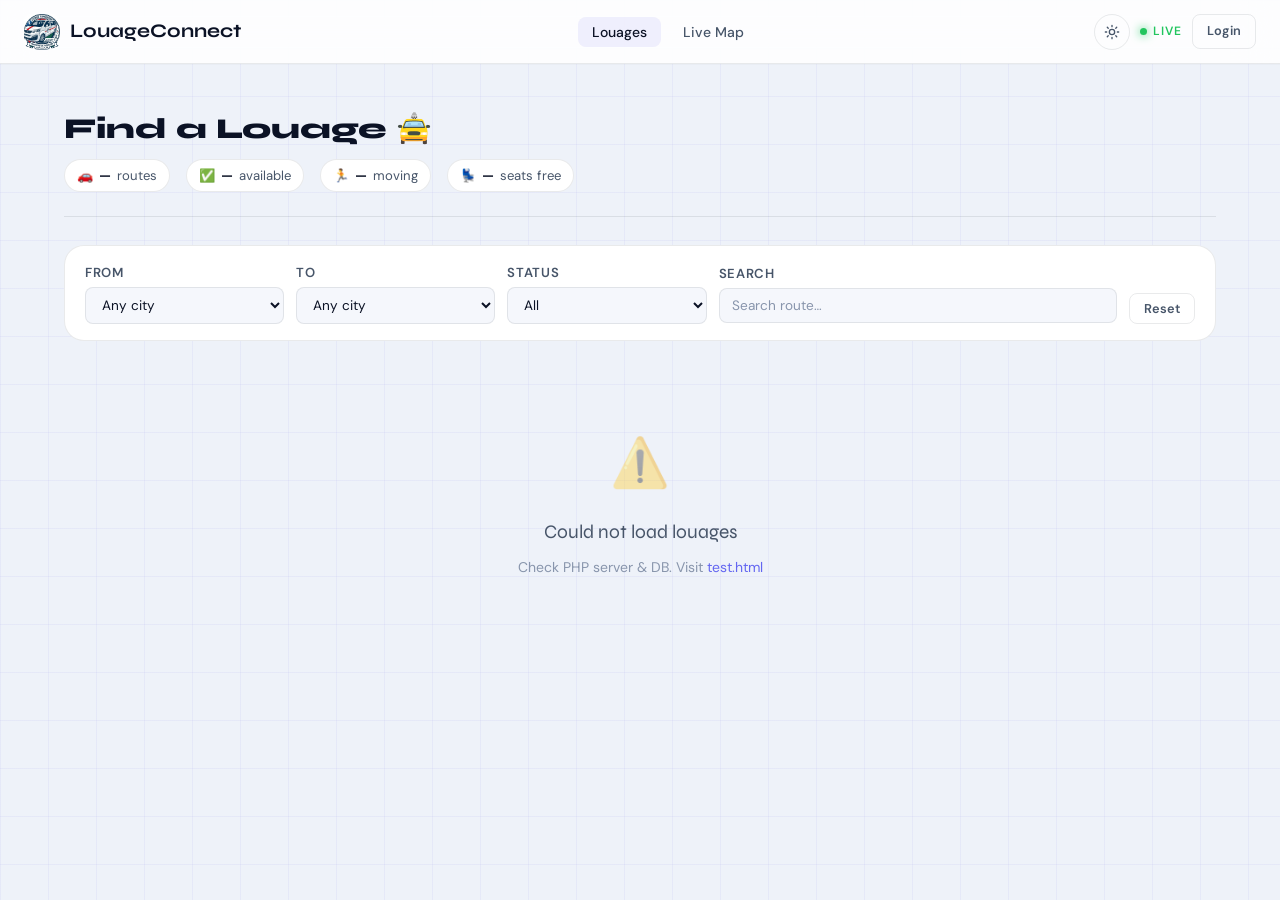
<file: dashboard.html>
<!DOCTYPE html>
<html lang="en">
<head>
    <meta charset="UTF-8">
    <meta name="viewport" content="width=device-width, initial-scale=1.0">
    <title>Find Louage — LouageConnect</title>
    <link rel="stylesheet" href="css/main.css?v=2">
    <script src="js/theme.js?v=2"></script>
    <style>
        .page-header {
            padding: 32px 0 24px;
            border-bottom: 1px solid var(--border);
            margin-bottom: 28px;
        }
        .page-title { font-size: 1.8rem; font-weight: 800; }
        .stats-mini {
            display: flex;
            gap: 16px;
            flex-wrap: wrap;
            margin-top: 12px;
        }
        .stat-mini {
            display: flex;
            align-items: center;
            gap: 6px;
            font-size: 0.82rem;
            color: var(--text-secondary);
            padding: 5px 12px;
            background: var(--bg-card);
            border: 1px solid var(--border);
            border-radius: 100px;
        }
        .stat-mini strong { color: var(--text-primary); }
        .reservations-section {
            margin-top: 48px;
            padding-top: 32px;
            border-top: 1px solid var(--border);
        }
    </style>
</head>
<body>

<!-- NAVBAR -->
<nav class="navbar">
    <a href="index.html" class="nav-brand">
        <div class="brand-icon logo-img"><img src="logo.png" alt="LouageConnect" style="height:36px;width:auto;object-fit:contain;display:block;border-radius:8px;"></div>
        LouageConnect
    </a>
    <ul class="nav-links">
        <li><a href="dashboard.html" class="active">Louages</a></li>
        <li><a href="map.html">Live Map</a></li>
    </ul>
    <div class="nav-actions">
        <div class="live-indicator"><div class="live-dot"></div> Live</div>
        <span id="nav-username" class="text-sm text-secondary hidden"></span>
        <a id="nav-admin"  href="admin/index.html"  class="btn btn-ghost btn-sm hidden">Admin</a>
        <a id="nav-driver" href="driver/index.html" class="btn btn-ghost btn-sm hidden">Driver Panel</a>
        <a id="nav-login"  href="login.html"        class="btn btn-ghost btn-sm">Login</a>
        <a id="nav-logout" href="php/logout.php"    class="btn btn-ghost btn-sm hidden">Logout</a>
    </div>
</nav>

<div class="page-content">
    <div class="container">

        <!-- Page Header -->
        <div class="page-header">
            <h1 class="page-title">Find a Louage 🚖</h1>
            <div class="stats-mini">
                <div class="stat-mini">🚗 <strong id="stat-total">—</strong> routes</div>
                <div class="stat-mini">✅ <strong id="stat-available">—</strong> available</div>
                <div class="stat-mini">🏃 <strong id="stat-moving">—</strong> moving</div>
                <div class="stat-mini">💺 <strong id="stat-seats">—</strong> seats free</div>
            </div>
        </div>

        <!-- Filter Bar -->
        <div class="filter-bar">
            <div style="flex:1;min-width:140px">
                <label class="form-label" style="margin-bottom:4px">From</label>
                <select id="filter-from" class="form-select" style="padding:8px 12px;font-size:0.85rem">
                    <option value="">Any city</option>
                </select>
            </div>
            <div style="flex:1;min-width:140px">
                <label class="form-label" style="margin-bottom:4px">To</label>
                <select id="filter-to" class="form-select" style="padding:8px 12px;font-size:0.85rem">
                    <option value="">Any city</option>
                </select>
            </div>
            <div style="flex:1;min-width:120px">
                <label class="form-label" style="margin-bottom:4px">Status</label>
                <select id="filter-status" class="form-select" style="padding:8px 12px;font-size:0.85rem">
                    <option value="">All</option>
                    <option value="waiting">Waiting</option>
                    <option value="full">Full</option>
                    <option value="moving">Moving</option>
                </select>
            </div>
            <div style="flex:2;min-width:180px">
                <label class="form-label" style="margin-bottom:4px">Search</label>
                <input id="filter-search" type="text" class="form-input"
                    placeholder="Search route…" style="padding:8px 12px;font-size:0.85rem">
            </div>
            <div style="align-self:flex-end">
                <button onclick="resetFilters()" class="btn btn-ghost btn-sm">Reset</button>
            </div>
        </div>

        <!-- Cars Grid -->
        <div id="cars-grid" class="grid-auto">
            <!-- Loading -->
            <div style="grid-column:1/-1;display:flex;align-items:center;justify-content:center;padding:60px;gap:16px">
                <div class="spinner"></div>
                <span class="text-secondary">Loading louages…</span>
            </div>
        </div>

        <!-- My Reservations (shown if logged in) -->
        <div id="reservations-section" class="reservations-section hidden">
            <div class="section-header">
                <div>
                    <h2 class="section-title">My Reservations</h2>
                    <p class="section-sub text-secondary text-sm">Your active and past bookings</p>
                </div>
                <button class="btn btn-ghost btn-sm" onclick="loadReservations()">↺ Refresh</button>
            </div>
            <div class="card" style="overflow:auto">
                <table class="data-table">
                    <thead>
                        <tr>
                            <th>#</th>
                            <th>Route</th>
                            <th>Seats</th>
                            <th>Car Status</th>
                            <th>Vehicle</th>
                            <th>Booked At</th>
                        </tr>
                    </thead>
                    <tbody id="reservations-tbody">
                        <tr><td colspan="6" style="text-align:center;color:var(--text-muted);padding:28px">No reservations yet</td></tr>
                    </tbody>
                </table>
            </div>
        </div>

    </div>
</div>

<!-- Car Detail Modal -->
<div id="car-modal" class="modal-overlay hidden">
    <div class="modal">
        <div class="modal-header">
            <h2 class="modal-title" id="modal-title">Louage Details</h2>
            <button class="modal-close" onclick="closeModal()">✕</button>
        </div>
        <div id="modal-body"></div>
    </div>
</div>

<div class="toast-container"></div>
<script src="js/utils.js"></script>
<script src="js/dashboard.js"></script>
<script>
    // Show reservations section after login check
    document.addEventListener('DOMContentLoaded', async () => {
        const sess = await checkSession();
        if (sess.loggedIn) {
            document.getElementById('reservations-section').classList.remove('hidden');
            loadReservations();
        }
    });

    async function loadReservations() {
        const data = await API.myReservations();
        const tbody = document.getElementById('reservations-tbody');
        if (!data.reservations || data.reservations.length === 0) {
            tbody.innerHTML = '<tr><td colspan="6" style="text-align:center;color:var(--text-muted);padding:28px">No reservations yet</td></tr>';
            return;
        }
        tbody.innerHTML = data.reservations.map((r, i) => `
            <tr>
                <td style="color:var(--text-muted)">${i + 1}</td>
                <td style="font-weight:600;color:var(--text-primary)">${r.route}</td>
                <td><span class="badge" style="background:rgba(79,70,229,0.15);color:var(--indigo-lt);border:1px solid rgba(79,70,229,0.2)">💺 ${r.seats_reserved}</span></td>
                <td>${statusBadge(r.car_status)}</td>
                <td class="text-muted">${r.vehicle_type}</td>
                <td class="text-muted">${formatDate(r.created_at)}</td>
            </tr>
        `).join('');
    }

    // Close modal on overlay click
    document.getElementById('car-modal').addEventListener('click', function(e) {
        if (e.target === this) closeModal();
    });
</script>
</body>
</html>
</file>
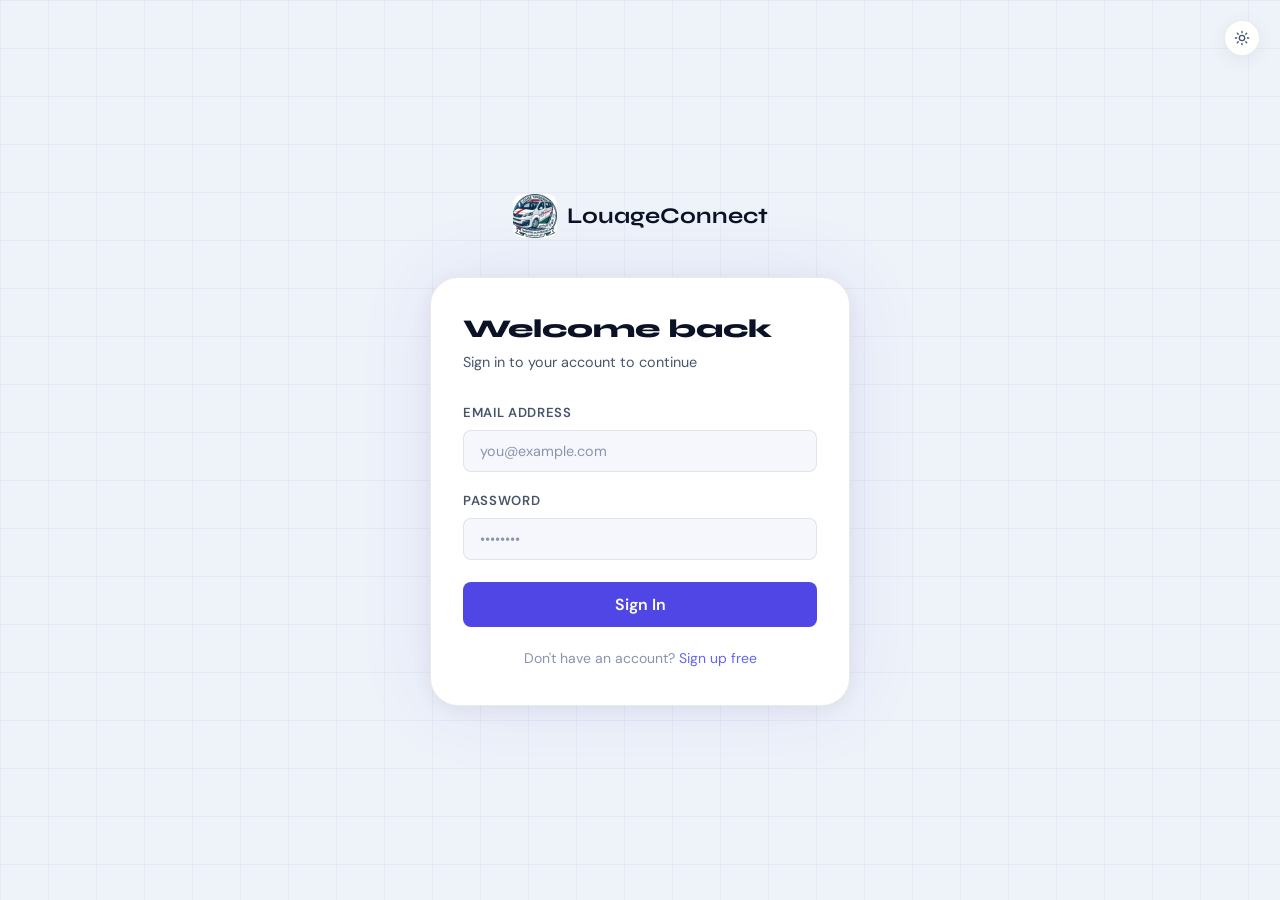
<file: login.html>
<!DOCTYPE html>
<html lang="en">
<head>
    <meta charset="UTF-8">
    <meta name="viewport" content="width=device-width, initial-scale=1.0">
    <title>Login — LouageConnect</title>
    <link rel="stylesheet" href="css/main.css?v=2">
    <script src="js/theme.js?v=2"></script>
    <style>
        body { display: flex; align-items: center; justify-content: center; min-height: 100vh; padding: 24px; }
        .auth-wrap { width: 100%; max-width: 420px; position: relative; z-index: 1; }
        .auth-logo {
            text-align: center;
            margin-bottom: 32px;
        }
        .auth-logo a {
            display: inline-flex;
            align-items: center;
            gap: 10px;
            font-family: var(--font-display);
            font-size: 1.4rem;
            font-weight: 700;
            color: var(--text-primary);
        }
        .auth-logo .brand-icon {
            width: auto; height: 44px;
            background: transparent;
            border-radius: 0;
            display: flex; align-items: center; justify-content: center;
        }
        .auth-logo .brand-icon img {
            height: 44px; width: auto; object-fit: contain; display: block;
            border-radius: 10px;
        }
        .auth-card {
            background: var(--bg-card);
            border: 1px solid var(--border);
            border-radius: var(--radius-xl);
            padding: 36px 32px;
            box-shadow: var(--shadow-card), 0 0 80px rgba(79,70,229,0.08);
        }
        .auth-title {
            font-family: var(--font-display);
            font-size: 1.6rem;
            font-weight: 800;
            margin-bottom: 6px;
        }
        .auth-sub { color: var(--text-secondary); font-size: 0.9rem; margin-bottom: 28px; }
        .auth-footer { text-align: center; margin-top: 20px; font-size: 0.875rem; color: var(--text-muted); }
        #error-msg {
            padding: 12px 14px;
            background: var(--red-glow);
            border: 1px solid rgba(239,68,68,0.3);
            border-radius: var(--radius-sm);
            color: var(--red);
            font-size: 0.875rem;
            margin-bottom: 16px;
            display: none;
        }
    </style>
</head>
<body>
<div class="auth-wrap">
    <div class="auth-logo">
        <a href="index.html">
            <div class="brand-icon logo-img"><img src="logo.png" alt="LouageConnect" style="height:44px;width:auto;object-fit:contain;display:block;border-radius:10px;"></div>
            LouageConnect
        </a>
    </div>

    <div class="auth-card">
        <h1 class="auth-title">Welcome back</h1>
        <p class="auth-sub">Sign in to your account to continue</p>

        <div id="error-msg"></div>

        <form id="login-form" onsubmit="handleLogin(event)">
            <div class="form-group">
                <label class="form-label" for="email">Email Address</label>
                <input type="email" id="email" class="form-input"
                    placeholder="you@example.com" required autocomplete="email">
            </div>
            <div class="form-group">
                <label class="form-label" for="password">Password</label>
                <input type="password" id="password" class="form-input"
                    placeholder="••••••••" required autocomplete="current-password">
            </div>
            <button type="submit" class="btn btn-primary w-full btn-lg" id="login-btn"
                style="justify-content:center;margin-top:4px">
                Sign In
            </button>
        </form>

        <div class="auth-footer">
            Don't have an account? <a href="register.html">Sign up free</a>
        </div>
    </div>
</div>

<div class="toast-container"></div>
<script src="js/utils.js"></script>
<script>
    // Redirect if already logged in
    document.addEventListener('DOMContentLoaded', async () => {
        const sess = await API.session();
        if (sess.loggedIn) redirectByRole(sess.user.role);
    });

    async function handleLogin(e) {
        e.preventDefault();
        const email    = document.getElementById('email').value;
        const password = document.getElementById('password').value;
        const btn      = document.getElementById('login-btn');
        const errDiv   = document.getElementById('error-msg');

        btn.disabled = true;
        btn.textContent = 'Signing in…';
        errDiv.style.display = 'none';

        const res = await API.login(email, password);

        if (res.success) {
            showToast('Welcome back, ' + res.user.name + '!', 'success');
            setTimeout(() => redirectByRole(res.user.role), 800);
        } else {
            errDiv.textContent = res.error || 'Login failed';
            errDiv.style.display = 'block';
            btn.disabled = false;
            btn.textContent = 'Sign In';
        }
    }

    function redirectByRole(role) {
        if (role === 'admin')  window.location.href = 'admin/index.html';
        else if (role === 'driver') window.location.href = 'driver/index.html';
        else window.location.href = 'dashboard.html';
    }
</script>
</body>
</html>
</file>
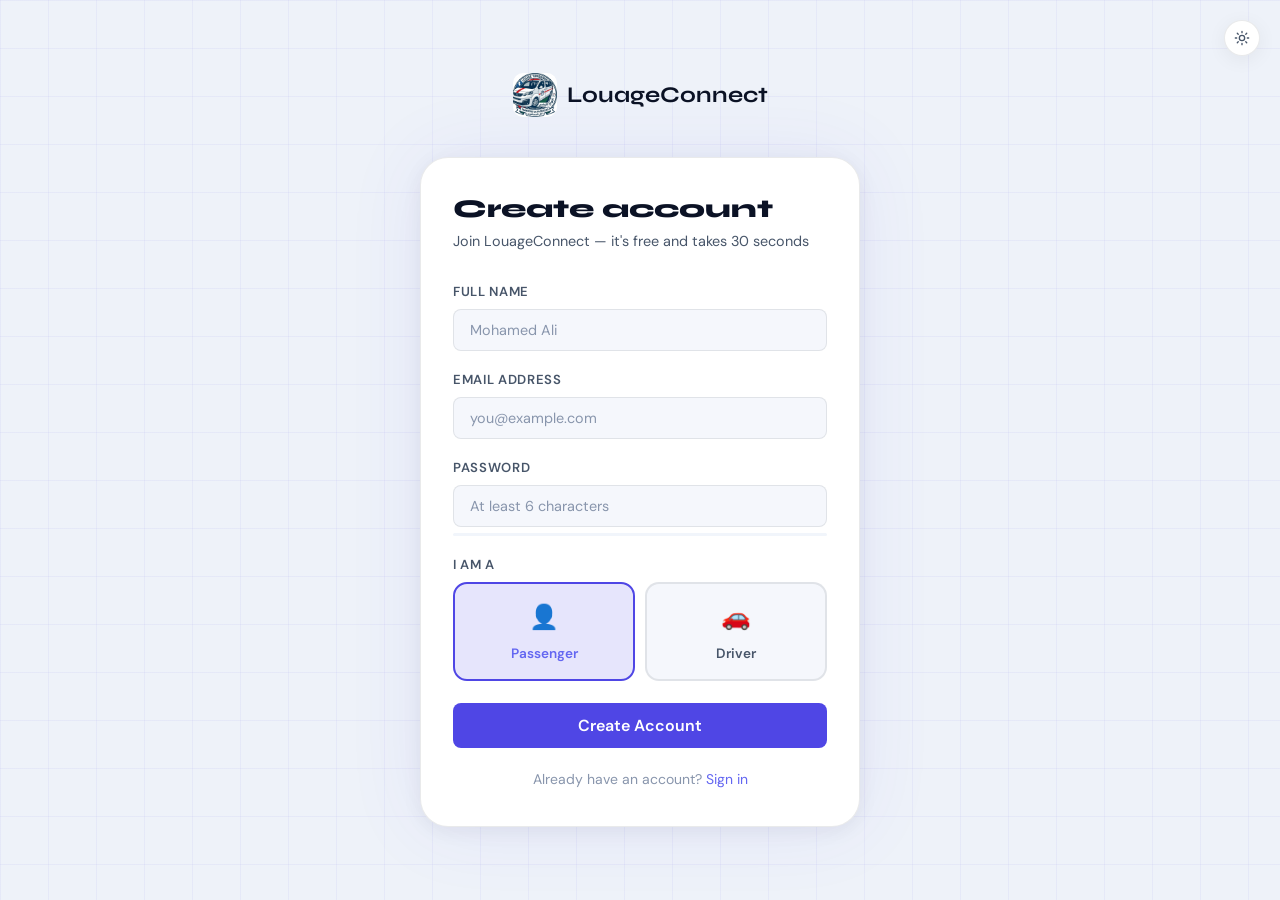
<file: register.html>
<!DOCTYPE html>
<html lang="en">
<head>
    <meta charset="UTF-8">
    <meta name="viewport" content="width=device-width, initial-scale=1.0">
    <title>Register — LouageConnect</title>
    <link rel="stylesheet" href="css/main.css?v=2">
    <script src="js/theme.js?v=2"></script>
    <style>
        body { display: flex; align-items: center; justify-content: center; min-height: 100vh; padding: 24px; }
        .auth-wrap { width: 100%; max-width: 440px; position: relative; z-index: 1; }
        .auth-logo { text-align: center; margin-bottom: 32px; }
        .auth-logo a {
            display: inline-flex; align-items: center; gap: 10px;
            font-family: var(--font-display); font-size: 1.4rem; font-weight: 700; color: var(--text-primary);
        }
        .brand-icon { width:auto;height:44px;background:transparent;border-radius:0;display:flex;align-items:center;justify-content:center; }
        .brand-icon img { height:44px;width:auto;object-fit:contain;display:block;border-radius:10px; }
        .auth-card { background:var(--bg-card);border:1px solid var(--border);border-radius:var(--radius-xl);padding:36px 32px;box-shadow:var(--shadow-card),0 0 80px rgba(79,70,229,0.08); }
        .auth-title { font-family:var(--font-display);font-size:1.6rem;font-weight:800;margin-bottom:6px; }
        .auth-sub { color:var(--text-secondary);font-size:0.9rem;margin-bottom:28px; }
        .auth-footer { text-align:center;margin-top:20px;font-size:0.875rem;color:var(--text-muted); }
        .role-selector { display:grid;grid-template-columns:1fr 1fr;gap:10px; }
        .role-option {
            position:relative;
        }
        .role-option input[type="radio"] { position:absolute;opacity:0;pointer-events:none; }
        .role-label {
            display:flex;flex-direction:column;align-items:center;gap:6px;
            padding:14px;background:var(--bg-input);border:2px solid var(--border);
            border-radius:var(--radius-md);cursor:pointer;transition:var(--transition);
            font-size:0.85rem;font-weight:600;color:var(--text-secondary);text-align:center;
        }
        .role-label:hover { border-color:rgba(79,70,229,0.3);color:var(--text-primary); }
        .role-option input:checked + .role-label {
            border-color:var(--indigo);background:var(--indigo-glow);color:var(--indigo-lt);
        }
        .role-label .role-icon { font-size:1.5rem; }
        #error-msg { padding:12px 14px;background:var(--red-glow);border:1px solid rgba(239,68,68,0.3);border-radius:var(--radius-sm);color:var(--red);font-size:0.875rem;margin-bottom:16px;display:none; }
        .password-strength { height:3px;border-radius:2px;background:var(--bg-card2);margin-top:6px;overflow:hidden; }
        .password-strength-fill { height:100%;border-radius:2px;transition:width 0.3s ease,background 0.3s ease; }
    </style>
</head>
<body>
<div class="auth-wrap">
    <div class="auth-logo">
        <a href="index.html">
            <div class="brand-icon logo-img"><img src="logo.png" alt="LouageConnect" style="height:44px;width:auto;object-fit:contain;display:block;border-radius:10px;"></div>
            LouageConnect
        </a>
    </div>

    <div class="auth-card">
        <h1 class="auth-title">Create account</h1>
        <p class="auth-sub">Join LouageConnect — it's free and takes 30 seconds</p>

        <div id="error-msg"></div>

        <form id="register-form" onsubmit="handleRegister(event)">
            <div class="form-group">
                <label class="form-label" for="name">Full Name</label>
                <input type="text" id="name" class="form-input"
                    placeholder="Mohamed Ali" required autocomplete="name">
            </div>
            <div class="form-group">
                <label class="form-label" for="email">Email Address</label>
                <input type="email" id="email" class="form-input"
                    placeholder="you@example.com" required autocomplete="email">
            </div>
            <div class="form-group">
                <label class="form-label" for="password">Password</label>
                <input type="password" id="password" class="form-input"
                    placeholder="At least 6 characters" required
                    oninput="checkStrength(this.value)">
                <div class="password-strength">
                    <div class="password-strength-fill" id="pw-strength" style="width:0%"></div>
                </div>
            </div>
            <div class="form-group">
                <label class="form-label">I am a</label>
                <div class="role-selector">
                    <div class="role-option">
                        <input type="radio" name="role" id="role-user" value="user" checked>
                        <label class="role-label" for="role-user">
                            <span class="role-icon">👤</span>
                            Passenger
                        </label>
                    </div>
                    <div class="role-option">
                        <input type="radio" name="role" id="role-driver" value="driver">
                        <label class="role-label" for="role-driver">
                            <span class="role-icon">🚗</span>
                            Driver
                        </label>
                    </div>
                </div>
            </div>
            <button type="submit" class="btn btn-primary w-full btn-lg" id="register-btn"
                style="justify-content:center;margin-top:4px">
                Create Account
            </button>
        </form>

        <div class="auth-footer">
            Already have an account? <a href="login.html">Sign in</a>
        </div>
    </div>
</div>

<div class="toast-container"></div>
<script src="js/utils.js"></script>
<script>
    function checkStrength(pw) {
        const bar = document.getElementById('pw-strength');
        let score = 0;
        if (pw.length >= 6) score++;
        if (pw.length >= 10) score++;
        if (/[A-Z]/.test(pw)) score++;
        if (/[0-9]/.test(pw)) score++;
        if (/[^a-zA-Z0-9]/.test(pw)) score++;
        const colors = ['#EF4444','#F59E0B','#F59E0B','#22C55E','#22C55E'];
        bar.style.width = (score * 20) + '%';
        bar.style.background = colors[score - 1] || '#EF4444';
    }

    async function handleRegister(e) {
        e.preventDefault();
        const name     = document.getElementById('name').value;
        const email    = document.getElementById('email').value;
        const password = document.getElementById('password').value;
        const role     = document.querySelector('input[name="role"]:checked').value;
        const btn      = document.getElementById('register-btn');
        const errDiv   = document.getElementById('error-msg');

        btn.disabled = true;
        btn.textContent = 'Creating account…';
        errDiv.style.display = 'none';

        const res = await API.register(name, email, password, role);

        if (res.success) {
            showToast('Account created! Redirecting…', 'success');
            setTimeout(() => {
                window.location.href = role === 'driver' ? 'driver/index.html' : 'dashboard.html';
            }, 1000);
        } else {
            errDiv.textContent = res.error || 'Registration failed';
            errDiv.style.display = 'block';
            btn.disabled = false;
            btn.textContent = 'Create Account';
        }
    }
</script>
</body>
</html>
</file>
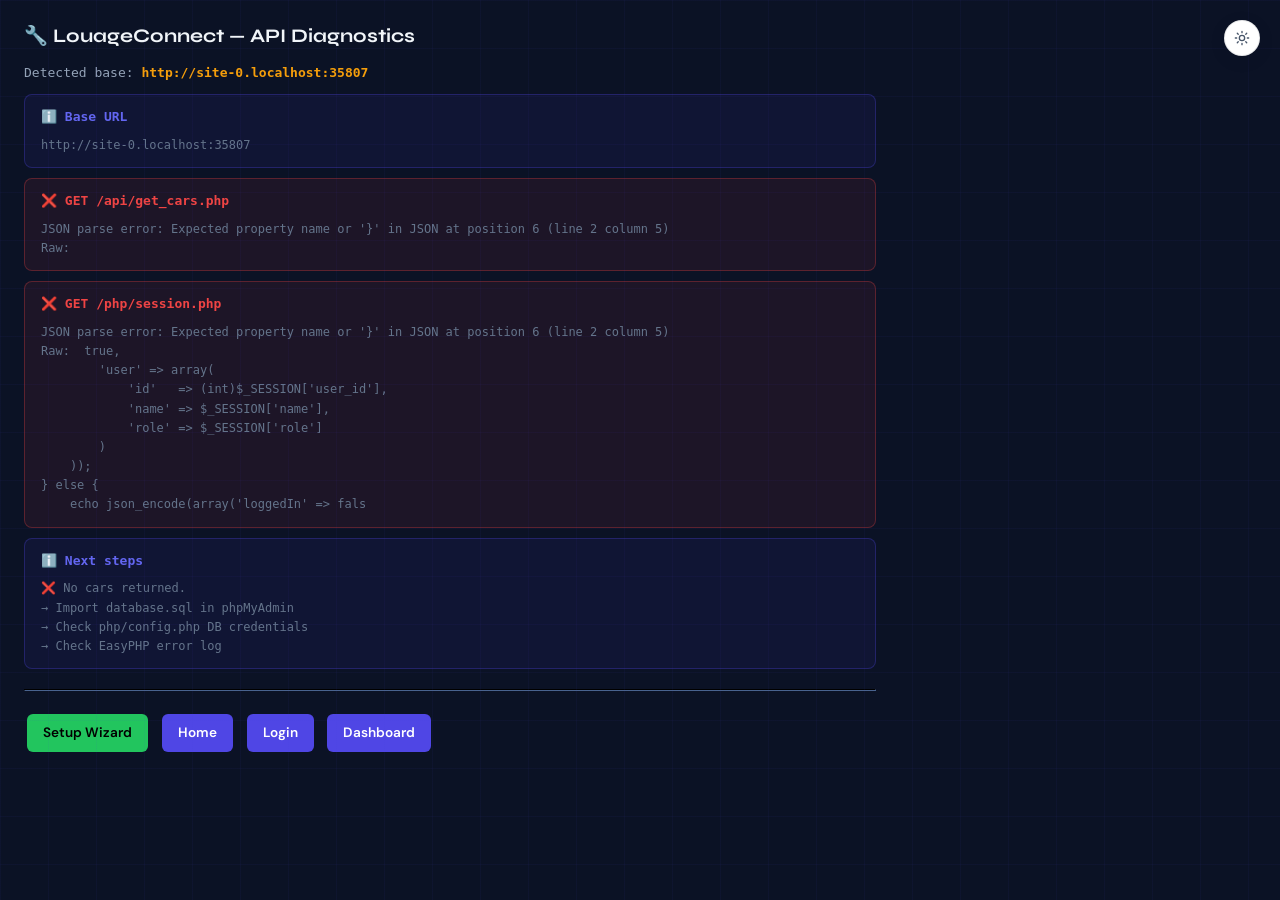
<file: test.html>
<!DOCTYPE html>
<html lang="en">
<head>
<meta charset="UTF-8">
<title>LouageConnect — API Test</title>
<link rel="stylesheet" href="css/main.css?v=2">
<script src="js/theme.js?v=2"></script>
<style>
  body{font-family:monospace;background:#0B1225;color:#94A3B8;padding:24px;max-width:900px}
  h2{color:#F1F5F9;font-size:1.2rem;margin-bottom:16px}
  .t{margin:10px 0;padding:12px 16px;border-radius:8px;border:1px solid #1E293B}
  .ok{background:rgba(34,197,94,.08);border-color:rgba(34,197,94,.3);color:#22C55E}
  .fail{background:rgba(239,68,68,.08);border-color:rgba(239,68,68,.3);color:#EF4444}
  .info{background:rgba(79,70,229,.08);border-color:rgba(79,70,229,.3);color:#6366F1}
  pre{margin-top:8px;font-size:.75rem;color:#64748B;white-space:pre-wrap;max-height:200px;overflow-y:auto}
  .btn{display:inline-block;padding:8px 16px;background:#4F46E5;color:#fff;border-radius:6px;border:none;cursor:pointer;margin:3px;font-size:.85rem;text-decoration:none}
  #base{color:#F59E0B;font-weight:bold}
</style>
</head>
<body>
<h2>&#x1F527; LouageConnect — API Diagnostics</h2>
<p>Detected base: <span id="base">detecting...</span></p>
<div id="results"></div>
<hr style="border-color:#1E293B;margin:20px 0">
<a href="setup_passwords.php" class="btn" style="background:#22C55E;color:#000">Setup Wizard</a>
<a href="index.html" class="btn">Home</a>
<a href="login.html" class="btn">Login</a>
<a href="dashboard.html" class="btn">Dashboard</a>

<script>
var R = document.getElementById('results');
var BASE = '';

function add(label, ok, detail) {
    var d = document.createElement('div');
    d.className = 't ' + (ok===true?'ok':ok===false?'fail':'info');
    d.innerHTML = (ok===true?'✅ ':ok===false?'❌ ':'ℹ️ ') + '<strong>' + label + '</strong>';
    if (detail) d.innerHTML += '<pre>' + detail + '</pre>';
    R.appendChild(d);
}

async function ping(url, label) {
    try {
        var r   = await fetch(url, {credentials:'include'});
        var raw = await r.text();
        // Strip any leading PHP warnings
        var start = raw.indexOf('{');
        var end   = raw.lastIndexOf('}');
        if (start === -1) {
            add(label, false, 'No JSON found. HTTP ' + r.status + '\nRaw response: ' + raw.substring(0,500));
            return null;
        }
        try {
            var data = JSON.parse(raw.substring(start, end+1));
            add(label, true, 'HTTP ' + r.status + '\n' + JSON.stringify(data, null, 2).substring(0, 600));
            return data;
        } catch(e) {
            add(label, false, 'JSON parse error: ' + e.message + '\nRaw: ' + raw.substring(0,400));
            return null;
        }
    } catch(e) {
        add(label, false, 'Fetch error: ' + e.message);
        return null;
    }
}

(async function() {
    // Detect base
    var scripts = document.getElementsByTagName('script');
    BASE = window.location.origin + window.location.pathname.replace(/\/[^\/]*$/,'');
    document.getElementById('base').textContent = BASE;
    add('Base URL', null, BASE);

    var cars = await ping(BASE + '/api/get_cars.php', 'GET /api/get_cars.php');
    if (cars && cars.cars) {
        add('Cars loaded', true, cars.cars.length + ' louage(s) in database');
    }

    var sess = await ping(BASE + '/php/session.php', 'GET /php/session.php');
    if (sess) {
        add('Session', true, sess.loggedIn ? 'Logged in as: ' + sess.user.name + ' (' + sess.user.role + ')' : 'Not logged in');
    }

    add('Next steps', null,
        cars && cars.cars && cars.cars.length > 0
        ? '✅ DB connected and working!\n→ Go to setup_passwords.php to set passwords\n→ Then login at login.html'
        : '❌ No cars returned.\n→ Import database.sql in phpMyAdmin\n→ Check php/config.php DB credentials\n→ Check EasyPHP error log');
})();
</script>
</body>
</html>
</file>
<file: css/main.css>
/* =============================================
   LouageConnect — Global Styles
   Dark, refined, transit-tech aesthetic
   ============================================= */

@import url('https://fonts.googleapis.com/css2?family=Syne:wght@400;600;700;800&family=DM+Sans:wght@300;400;500;600&display=swap');

/* ---- CSS Variables ---- */
:root {
    --bg-deep:     #060C1A;
    --bg-base:     #0B1225;
    --bg-card:     #111827;
    --bg-card2:    #1A2236;
    --bg-input:    #162032;
    --border:      rgba(255,255,255,0.07);
    --border-glow: rgba(79,70,229,0.4);

    --indigo:      #4F46E5;
    --indigo-lt:   #6366F1;
    --indigo-glow: rgba(79,70,229,0.25);
    --green:       #22C55E;
    --green-glow:  rgba(34,197,94,0.2);
    --amber:       #F59E0B;
    --amber-glow:  rgba(245,158,11,0.2);
    --red:         #EF4444;
    --red-glow:    rgba(239,68,68,0.2);

    --text-primary:   #F1F5F9;
    --text-secondary: #94A3B8;
    --text-muted:     #475569;

    --font-display: 'Syne', sans-serif;
    --font-body:    'DM Sans', sans-serif;

    --radius-sm: 8px;
    --radius-md: 14px;
    --radius-lg: 20px;
    --radius-xl: 28px;

    --shadow-card: 0 4px 32px rgba(0,0,0,0.5);
    --shadow-glow: 0 0 40px rgba(79,70,229,0.15);
    --transition:  all 0.22s cubic-bezier(0.4, 0, 0.2, 1);
}

/* ---- Reset ---- */
*, *::before, *::after { box-sizing: border-box; margin: 0; padding: 0; }

html { scroll-behavior: smooth; }

body {
    font-family: var(--font-body);
    background: var(--bg-deep);
    color: var(--text-primary);
    min-height: 100vh;
    line-height: 1.6;
    -webkit-font-smoothing: antialiased;
}

/* Background grid texture */
body::before {
    content: '';
    position: fixed;
    inset: 0;
    background-image:
        linear-gradient(rgba(79,70,229,0.04) 1px, transparent 1px),
        linear-gradient(90deg, rgba(79,70,229,0.04) 1px, transparent 1px);
    background-size: 48px 48px;
    pointer-events: none;
    z-index: 0;
}

/* ---- Typography ---- */
h1, h2, h3, h4 {
    font-family: var(--font-display);
    line-height: 1.2;
}

a { color: var(--indigo-lt); text-decoration: none; transition: var(--transition); }
a:hover { color: #fff; }

/* ---- Layout Containers ---- */
.container {
    max-width: 1200px;
    margin: 0 auto;
    padding: 0 24px;
    position: relative;
    z-index: 1;
}

/* ---- Navigation ---- */
.navbar {
    position: fixed;
    top: 0; left: 0; right: 0;
    z-index: 100;
    padding: 0 24px;
    height: 64px;
    display: flex;
    align-items: center;
    justify-content: space-between;
    background: rgba(6, 12, 26, 0.85);
    backdrop-filter: blur(20px);
    border-bottom: 1px solid var(--border);
}

.nav-brand {
    display: flex;
    align-items: center;
    gap: 10px;
    font-family: var(--font-display);
    font-size: 1.2rem;
    font-weight: 700;
    color: var(--text-primary);
}

.nav-brand .brand-icon {
    width: auto;
    height: 36px;
    background: transparent;
    border-radius: 0;
    display: flex;
    align-items: center;
    justify-content: center;
}

.nav-brand .brand-icon img {
    height: 36px;
    width: auto;
    object-fit: contain;
    display: block;
}

.nav-links {
    display: flex;
    align-items: center;
    gap: 8px;
    list-style: none;
}

.nav-links a {
    color: var(--text-secondary);
    font-size: 0.875rem;
    font-weight: 500;
    padding: 6px 14px;
    border-radius: var(--radius-sm);
    transition: var(--transition);
}
.nav-links a:hover, .nav-links a.active {
    color: var(--text-primary);
    background: rgba(255,255,255,0.06);
}

.nav-actions {
    display: flex;
    align-items: center;
    gap: 10px;
}

/* ---- Buttons ---- */
.btn {
    display: inline-flex;
    align-items: center;
    gap: 8px;
    padding: 9px 20px;
    font-family: var(--font-body);
    font-size: 0.875rem;
    font-weight: 600;
    border: none;
    border-radius: var(--radius-sm);
    cursor: pointer;
    transition: var(--transition);
    white-space: nowrap;
    text-decoration: none;
}

.btn-primary {
    background: var(--indigo);
    color: #fff;
}
.btn-primary:hover {
    background: var(--indigo-lt);
    transform: translateY(-1px);
    box-shadow: 0 8px 24px var(--indigo-glow);
    color: #fff;
}

.btn-ghost {
    background: transparent;
    color: var(--text-secondary);
    border: 1px solid var(--border);
}
.btn-ghost:hover {
    color: var(--text-primary);
    background: rgba(255,255,255,0.05);
    border-color: rgba(255,255,255,0.15);
}

.btn-success {
    background: var(--green);
    color: #000;
}
.btn-success:hover {
    filter: brightness(1.1);
    transform: translateY(-1px);
    box-shadow: 0 8px 24px var(--green-glow);
}

.btn-danger {
    background: var(--red);
    color: #fff;
}
.btn-danger:hover {
    filter: brightness(1.1);
    transform: translateY(-1px);
}

.btn-sm { padding: 6px 14px; font-size: 0.8rem; }
.btn-lg { padding: 12px 28px; font-size: 1rem; }

.btn:disabled {
    opacity: 0.5;
    cursor: not-allowed;
    transform: none !important;
}

/* ---- Cards ---- */
.card {
    background: var(--bg-card);
    border: 1px solid var(--border);
    border-radius: var(--radius-lg);
    padding: 24px;
    box-shadow: var(--shadow-card);
    transition: var(--transition);
}
.card:hover {
    border-color: var(--border-glow);
    box-shadow: var(--shadow-card), var(--shadow-glow);
}

/* ---- Status Badges ---- */
.badge {
    display: inline-flex;
    align-items: center;
    gap: 5px;
    padding: 3px 10px;
    border-radius: 100px;
    font-size: 0.72rem;
    font-weight: 700;
    text-transform: uppercase;
    letter-spacing: 0.06em;
}

.badge-waiting {
    background: var(--amber-glow);
    color: var(--amber);
    border: 1px solid rgba(245,158,11,0.3);
}
.badge-full {
    background: var(--red-glow);
    color: var(--red);
    border: 1px solid rgba(239,68,68,0.3);
}
.badge-moving {
    background: var(--green-glow);
    color: var(--green);
    border: 1px solid rgba(34,197,94,0.3);
}

.badge-dot::before {
    content: '';
    display: inline-block;
    width: 6px;
    height: 6px;
    border-radius: 50%;
    background: currentColor;
    animation: pulse-dot 1.5s ease-in-out infinite;
}

@keyframes pulse-dot {
    0%, 100% { opacity: 1; }
    50% { opacity: 0.3; }
}

/* ---- Form Inputs ---- */
.form-group { margin-bottom: 18px; }

.form-label {
    display: block;
    font-size: 0.82rem;
    font-weight: 600;
    color: var(--text-secondary);
    margin-bottom: 7px;
    text-transform: uppercase;
    letter-spacing: 0.05em;
}

.form-input, .form-select {
    width: 100%;
    padding: 11px 16px;
    background: var(--bg-input);
    border: 1px solid var(--border);
    border-radius: var(--radius-sm);
    color: var(--text-primary);
    font-family: var(--font-body);
    font-size: 0.9rem;
    transition: var(--transition);
    outline: none;
}

.form-input:focus, .form-select:focus {
    border-color: var(--indigo);
    box-shadow: 0 0 0 3px var(--indigo-glow);
    background: #1B2A45;
}

.form-input::placeholder { color: var(--text-muted); }

.form-select { cursor: pointer; }
.form-select option { background: var(--bg-card); }

/* ---- Louage Card (dashboard) ---- */
.louage-card {
    background: var(--bg-card);
    border: 1px solid var(--border);
    border-radius: var(--radius-lg);
    padding: 20px;
    transition: var(--transition);
    cursor: pointer;
    position: relative;
    overflow: hidden;
}

.louage-card::after {
    content: '';
    position: absolute;
    inset: 0;
    background: linear-gradient(135deg, var(--indigo-glow), transparent);
    opacity: 0;
    transition: var(--transition);
    pointer-events: none;
}

.louage-card:hover {
    border-color: var(--border-glow);
    transform: translateY(-3px);
    box-shadow: var(--shadow-card), var(--shadow-glow);
}
.louage-card:hover::after { opacity: 1; }

.louage-route {
    display: flex;
    align-items: center;
    gap: 10px;
    font-family: var(--font-display);
    font-size: 1.05rem;
    font-weight: 700;
    margin-bottom: 12px;
}

.route-arrow {
    color: var(--indigo-lt);
    font-size: 0.9rem;
}

.louage-meta {
    display: grid;
    grid-template-columns: repeat(3, 1fr);
    gap: 10px;
    margin-bottom: 14px;
}

.meta-item {
    text-align: center;
    padding: 10px 8px;
    background: var(--bg-card2);
    border-radius: var(--radius-sm);
    border: 1px solid var(--border);
}

.meta-value {
    font-size: 1.3rem;
    font-weight: 800;
    font-family: var(--font-display);
    color: var(--text-primary);
    line-height: 1;
}

.meta-label {
    font-size: 0.68rem;
    color: var(--text-muted);
    text-transform: uppercase;
    letter-spacing: 0.06em;
    margin-top: 3px;
}

.louage-footer {
    display: flex;
    align-items: center;
    justify-content: space-between;
    padding-top: 14px;
    border-top: 1px solid var(--border);
}

.vehicle-info {
    display: flex;
    align-items: center;
    gap: 6px;
    font-size: 0.8rem;
    color: var(--text-muted);
}

/* ---- Seat Visualizer ---- */
.seat-grid {
    display: grid;
    grid-template-columns: repeat(4, 1fr);
    gap: 4px;
    margin: 10px 0;
}

.seat {
    width: 100%;
    aspect-ratio: 1;
    border-radius: 4px;
    border: 1px solid var(--border);
    transition: var(--transition);
}
.seat.occupied { background: rgba(239,68,68,0.4); border-color: var(--red); }
.seat.available { background: rgba(34,197,94,0.25); border-color: var(--green); }
.seat.reserved { background: rgba(79,70,229,0.4); border-color: var(--indigo); }

/* ---- Toast Notifications ---- */
.toast-container {
    position: fixed;
    top: 80px;
    right: 24px;
    z-index: 9999;
    display: flex;
    flex-direction: column;
    gap: 10px;
    pointer-events: none;
}

.toast {
    min-width: 280px;
    padding: 14px 18px;
    border-radius: var(--radius-md);
    font-size: 0.875rem;
    font-weight: 500;
    display: flex;
    align-items: center;
    gap: 10px;
    animation: toast-in 0.35s cubic-bezier(0.34, 1.56, 0.64, 1);
    pointer-events: auto;
    box-shadow: 0 8px 32px rgba(0,0,0,0.4);
    backdrop-filter: blur(10px);
}

.toast-success { background: rgba(22, 40, 22, 0.95); border: 1px solid var(--green); color: var(--green); }
.toast-error   { background: rgba(40, 14, 14, 0.95); border: 1px solid var(--red);   color: var(--red); }
.toast-info    { background: rgba(14, 20, 50, 0.95); border: 1px solid var(--indigo); color: var(--indigo-lt); }
.toast.hide    { animation: toast-out 0.3s ease forwards; }

@keyframes toast-in  { from { opacity: 0; transform: translateX(30px) scale(0.9); } to { opacity: 1; transform: translateX(0) scale(1); } }
@keyframes toast-out { from { opacity: 1; transform: translateX(0); } to { opacity: 0; transform: translateX(30px); } }

/* ---- Loading Spinner ---- */
.spinner {
    width: 40px;
    height: 40px;
    border: 3px solid var(--border);
    border-top-color: var(--indigo);
    border-radius: 50%;
    animation: spin 0.8s linear infinite;
}

@keyframes spin { to { transform: rotate(360deg); } }

/* ---- Scrollbar ---- */
::-webkit-scrollbar { width: 6px; height: 6px; }
::-webkit-scrollbar-track { background: var(--bg-deep); }
::-webkit-scrollbar-thumb { background: var(--bg-card2); border-radius: 3px; }
::-webkit-scrollbar-thumb:hover { background: var(--border-glow); }

/* ---- Modals ---- */
.modal-overlay {
    position: fixed;
    inset: 0;
    background: rgba(0,0,0,0.75);
    backdrop-filter: blur(4px);
    z-index: 500;
    display: flex;
    align-items: center;
    justify-content: center;
    padding: 24px;
    animation: fade-in 0.2s ease;
}
.modal-overlay.hidden { display: none; }

.modal {
    background: var(--bg-card);
    border: 1px solid var(--border);
    border-radius: var(--radius-xl);
    padding: 32px;
    max-width: 480px;
    width: 100%;
    box-shadow: 0 24px 80px rgba(0,0,0,0.6);
    animation: modal-in 0.3s cubic-bezier(0.34, 1.56, 0.64, 1);
}

@keyframes fade-in  { from { opacity: 0; } to { opacity: 1; } }
@keyframes modal-in { from { opacity: 0; transform: scale(0.92) translateY(20px); } to { opacity: 1; transform: scale(1) translateY(0); } }

.modal-header {
    display: flex;
    align-items: center;
    justify-content: space-between;
    margin-bottom: 24px;
}
.modal-title { font-family: var(--font-display); font-size: 1.3rem; font-weight: 700; }
.modal-close {
    width: 32px; height: 32px;
    border-radius: 50%;
    border: 1px solid var(--border);
    background: transparent;
    color: var(--text-secondary);
    cursor: pointer;
    font-size: 1.1rem;
    display: flex; align-items: center; justify-content: center;
    transition: var(--transition);
}
.modal-close:hover { background: var(--bg-card2); color: var(--text-primary); }

/* ---- Hero Section ---- */
.hero {
    min-height: 100vh;
    display: flex;
    align-items: center;
    justify-content: center;
    padding: 80px 24px;
    position: relative;
    overflow: hidden;
}

.hero::before {
    content: '';
    position: absolute;
    top: -200px; left: 50%;
    transform: translateX(-50%);
    width: 800px; height: 800px;
    background: radial-gradient(circle, rgba(79,70,229,0.12) 0%, transparent 70%);
    pointer-events: none;
}

.hero-content {
    text-align: center;
    max-width: 720px;
    position: relative;
    z-index: 1;
}

.hero-tag {
    display: inline-flex;
    align-items: center;
    gap: 7px;
    padding: 6px 14px;
    background: rgba(79,70,229,0.12);
    border: 1px solid rgba(79,70,229,0.3);
    border-radius: 100px;
    font-size: 0.8rem;
    font-weight: 600;
    color: var(--indigo-lt);
    margin-bottom: 24px;
    letter-spacing: 0.04em;
    text-transform: uppercase;
}

.hero h1 {
    font-size: clamp(2.5rem, 6vw, 4.5rem);
    font-weight: 800;
    line-height: 1.1;
    margin-bottom: 20px;
    background: linear-gradient(135deg, #fff 0%, #94A3B8 100%);
    -webkit-background-clip: text;
    -webkit-text-fill-color: transparent;
}

.hero h1 span {
    background: linear-gradient(135deg, var(--indigo-lt), var(--green));
    -webkit-background-clip: text;
    -webkit-text-fill-color: transparent;
}

.hero-sub {
    font-size: 1.1rem;
    color: var(--text-secondary);
    margin-bottom: 40px;
    line-height: 1.7;
}

.hero-actions {
    display: flex;
    gap: 12px;
    justify-content: center;
    flex-wrap: wrap;
}

/* ---- Stats Row ---- */
.stats-row {
    display: flex;
    gap: 1px;
    background: var(--border);
    border: 1px solid var(--border);
    border-radius: var(--radius-lg);
    overflow: hidden;
    margin-top: 56px;
}
.stat-item {
    flex: 1;
    padding: 20px;
    background: var(--bg-card);
    text-align: center;
}
.stat-value {
    font-family: var(--font-display);
    font-size: 2rem;
    font-weight: 800;
    color: var(--text-primary);
}
.stat-label { font-size: 0.8rem; color: var(--text-muted); margin-top: 4px; }

/* ---- Section Headers ---- */
.section-header {
    display: flex;
    align-items: center;
    justify-content: space-between;
    margin-bottom: 24px;
}
.section-title {
    font-family: var(--font-display);
    font-size: 1.5rem;
    font-weight: 700;
}
.section-sub {
    font-size: 0.875rem;
    color: var(--text-secondary);
    margin-top: 3px;
}

/* ---- Grid Layouts ---- */
.grid-3 { display: grid; grid-template-columns: repeat(3, 1fr); gap: 20px; }
.grid-2 { display: grid; grid-template-columns: repeat(2, 1fr); gap: 20px; }
.grid-auto { display: grid; grid-template-columns: repeat(auto-fill, minmax(320px, 1fr)); gap: 20px; }

/* ---- Table ---- */
.data-table {
    width: 100%;
    border-collapse: collapse;
    font-size: 0.875rem;
}
.data-table th {
    padding: 10px 16px;
    text-align: left;
    font-size: 0.75rem;
    font-weight: 700;
    text-transform: uppercase;
    letter-spacing: 0.06em;
    color: var(--text-muted);
    border-bottom: 1px solid var(--border);
}
.data-table td {
    padding: 14px 16px;
    border-bottom: 1px solid var(--border);
    color: var(--text-secondary);
}
.data-table tr:hover td { background: rgba(255,255,255,0.02); }

/* ---- Progress Bar ---- */
.progress-bar {
    height: 4px;
    background: var(--bg-card2);
    border-radius: 2px;
    overflow: hidden;
    margin-top: 8px;
}
.progress-fill {
    height: 100%;
    border-radius: 2px;
    transition: width 0.5s ease;
}
.progress-fill.green { background: var(--green); }
.progress-fill.amber { background: var(--amber); }
.progress-fill.red   { background: var(--red); }

/* ---- Search Filter Bar ---- */
.filter-bar {
    display: flex;
    gap: 12px;
    align-items: center;
    flex-wrap: wrap;
    padding: 16px 20px;
    background: var(--bg-card);
    border: 1px solid var(--border);
    border-radius: var(--radius-lg);
    margin-bottom: 24px;
}

/* ---- Live dot ---- */
.live-indicator {
    display: inline-flex;
    align-items: center;
    gap: 6px;
    font-size: 0.75rem;
    font-weight: 600;
    color: var(--green);
    text-transform: uppercase;
    letter-spacing: 0.08em;
}
.live-dot {
    width: 7px; height: 7px;
    background: var(--green);
    border-radius: 50%;
    box-shadow: 0 0 10px var(--green);
    animation: live-pulse 1.5s ease-in-out infinite;
}
@keyframes live-pulse {
    0%, 100% { box-shadow: 0 0 5px var(--green); }
    50% { box-shadow: 0 0 16px var(--green), 0 0 30px rgba(34,197,94,0.3); }
}

/* ---- Page Wrapper ---- */
.page-content {
    padding-top: 80px;
    min-height: 100vh;
    position: relative;
    z-index: 1;
}

/* ---- Empty State ---- */
.empty-state {
    text-align: center;
    padding: 60px 24px;
    color: var(--text-muted);
}
.empty-icon { font-size: 3rem; margin-bottom: 16px; opacity: 0.4; }
.empty-title { font-family: var(--font-display); font-size: 1.2rem; color: var(--text-secondary); margin-bottom: 8px; }

/* ---- Utility ---- */
.hidden { display: none !important; }
.flex { display: flex; }
.flex-col { display: flex; flex-direction: column; }
.items-center { align-items: center; }
.justify-between { justify-content: space-between; }
.gap-2 { gap: 8px; }
.gap-3 { gap: 12px; }
.gap-4 { gap: 16px; }
.mt-1 { margin-top: 4px; }
.mt-2 { margin-top: 8px; }
.mt-4 { margin-top: 16px; }
.mb-4 { margin-bottom: 16px; }
.text-sm { font-size: 0.875rem; }
.text-xs { font-size: 0.75rem; }
.text-muted { color: var(--text-muted); }
.text-secondary { color: var(--text-secondary); }
.text-green { color: var(--green); }
.text-red { color: var(--red); }
.text-indigo { color: var(--indigo-lt); }
.font-bold { font-weight: 700; }
.w-full { width: 100%; }

/* ---- Responsive ---- */
@media (max-width: 768px) {
    .grid-3 { grid-template-columns: 1fr; }
    .grid-2 { grid-template-columns: 1fr; }
    .grid-auto { grid-template-columns: 1fr; }
    .stats-row { flex-direction: column; }
    .hero h1 { font-size: 2.2rem; }
    .louage-meta { grid-template-columns: repeat(3, 1fr); }
    .filter-bar { flex-direction: column; }
}

/* =============================================
   v2 Additions — Seat Dots, Meta Chips, Cards
   ============================================= */

/* ---- Seat Dots (mini row on card) ---- */
.seat-dot {
    display: inline-block;
    width: 10px;
    height: 10px;
    border-radius: 2px;
    transition: all 0.2s ease;
}
.seat-dot.available {
    background: rgba(34,197,94,0.3);
    border: 1px solid rgba(34,197,94,0.5);
}
.seat-dot.occupied {
    background: rgba(239,68,68,0.35);
    border: 1px solid rgba(239,68,68,0.5);
}

/* ---- Meta Chips ---- */
.meta-chip {
    background: var(--bg-card2);
    border: 1px solid var(--border);
    border-radius: var(--radius-sm);
    padding: 8px 10px;
    text-align: center;
}
.meta-chip-val {
    font-family: var(--font-display);
    font-size: 0.9rem;
    font-weight: 700;
    color: var(--text-primary);
    line-height: 1.2;
    white-space: nowrap;
    overflow: hidden;
    text-overflow: ellipsis;
}
.meta-chip-lbl {
    font-size: 0.62rem;
    color: var(--text-muted);
    text-transform: uppercase;
    letter-spacing: 0.06em;
    margin-top: 2px;
}

/* ---- Route display ---- */
.louage-route {
    display: flex;
    align-items: center;
    gap: 6px;
    font-family: var(--font-display);
    font-size: 1.05rem;
    font-weight: 700;
    flex-wrap: wrap;
}
.city-from, .city-to { color: var(--text-primary); }
.route-arrow { display: flex; align-items: center; flex-shrink: 0; }

/* ---- Car illustration container ---- */
.car-illustration svg {
    filter: drop-shadow(0 2px 4px rgba(0,0,0,0.3));
    transition: transform 0.3s ease;
}
.louage-card:hover .car-illustration svg {
    transform: translateX(4px);
}

/* ---- Seat counter in modals ---- */
.seat-counter {
    display: flex;
    align-items: center;
    border: 1px solid var(--border);
    border-radius: var(--radius-sm);
    overflow: hidden;
}
.seat-counter button {
    width: 36px; height: 36px;
    background: var(--bg-card2);
    border: none;
    color: var(--text-primary);
    font-size: 1.1rem;
    cursor: pointer;
    transition: var(--transition);
    line-height: 1;
}
.seat-counter button:hover { background: rgba(79,70,229,0.25); }
.seat-counter span {
    width: 44px;
    text-align: center;
    font-family: var(--font-display);
    font-size: 1.1rem;
    font-weight: 700;
    border-left: 1px solid var(--border);
    border-right: 1px solid var(--border);
    padding: 6px 8px;
    background: var(--bg-input);
    color: var(--text-primary);
}

/* ---- Card hover state refinement ---- */
.louage-card {
    background: var(--bg-card);
    border: 1px solid var(--border);
    border-radius: var(--radius-lg);
    padding: 20px;
    transition: var(--transition);
    cursor: pointer;
    position: relative;
}
.louage-card:hover {
    transform: translateY(-3px);
    box-shadow: 0 12px 40px rgba(0,0,0,0.4);
}

/* =============================================
   Light Theme + Theme Toggle
   ============================================= */

[data-theme="light"] {
    --bg-deep:     #EEF2F9;
    --bg-base:     #F6F8FC;
    --bg-card:     #FFFFFF;
    --bg-card2:    #F1F5FB;
    --bg-input:    #F5F7FC;
    --border:      rgba(15,23,42,0.09);
    --border-glow: rgba(79,70,229,0.45);

    --indigo-glow: rgba(79,70,229,0.14);
    --green-glow:  rgba(34,197,94,0.14);
    --amber-glow:  rgba(245,158,11,0.16);
    --red-glow:    rgba(239,68,68,0.14);

    --text-primary:   #0B1225;
    --text-secondary: #475569;
    --text-muted:     #8895AC;

    --shadow-card: 0 4px 20px rgba(15,23,42,0.06);
    --shadow-glow: 0 0 32px rgba(79,70,229,0.12);
}

/* Light: subtler grid texture */
[data-theme="light"] body::before {
    background-image:
        linear-gradient(rgba(79,70,229,0.05) 1px, transparent 1px),
        linear-gradient(90deg, rgba(79,70,229,0.05) 1px, transparent 1px);
}

/* Light: navbar */
[data-theme="light"] .navbar {
    background: rgba(255,255,255,0.85);
    border-bottom: 1px solid var(--border);
    box-shadow: 0 1px 0 rgba(15,23,42,0.02);
}
[data-theme="light"] .nav-links a:hover,
[data-theme="light"] .nav-links a.active {
    background: rgba(79,70,229,0.08);
}

/* Light: ghost buttons */
[data-theme="light"] .btn-ghost:hover {
    background: rgba(79,70,229,0.06);
    border-color: rgba(79,70,229,0.25);
}

/* Light: form input focused state */
[data-theme="light"] .form-input:focus,
[data-theme="light"] .form-select:focus {
    background: #FFFFFF;
}

/* Light: hero headline gradient (slate -> deep) */
[data-theme="light"] .hero h1 {
    background: linear-gradient(135deg, #0B1225 0%, #475569 100%);
    -webkit-background-clip: text;
    -webkit-text-fill-color: transparent;
}
[data-theme="light"] .hero::before {
    background: radial-gradient(circle, rgba(79,70,229,0.10) 0%, transparent 70%);
}

/* Light: data table hover */
[data-theme="light"] .data-table tr:hover td { background: rgba(79,70,229,0.04); }

/* Light: scrollbar */
[data-theme="light"] ::-webkit-scrollbar-track { background: var(--bg-deep); }
[data-theme="light"] ::-webkit-scrollbar-thumb { background: rgba(15,23,42,0.18); }
[data-theme="light"] ::-webkit-scrollbar-thumb:hover { background: rgba(79,70,229,0.5); }

/* Light: modal overlay */
[data-theme="light"] .modal-overlay {
    background: rgba(15,23,42,0.35);
    backdrop-filter: blur(4px);
}

/* Light: toasts */
[data-theme="light"] .toast-success { background: rgba(220,252,231,0.98); color: #15803D; }
[data-theme="light"] .toast-error   { background: rgba(254,226,226,0.98); color: #B91C1C; }
[data-theme="light"] .toast-info    { background: rgba(224,231,255,0.98); color: var(--indigo); }

/* Light: select option background */
[data-theme="light"] .form-select option { background: #FFFFFF; color: var(--text-primary); }

/* Light: louage card hover gradient */
[data-theme="light"] .louage-card::after {
    background: linear-gradient(135deg, rgba(79,70,229,0.08), transparent);
}

/* Light: cta-card */
[data-theme="light"] .cta-card {
    background: linear-gradient(135deg, rgba(79,70,229,0.08), rgba(34,197,94,0.04)) !important;
    border-color: rgba(79,70,229,0.18) !important;
}

/* Light: hero-tag, driver-badge style chips */
[data-theme="light"] .hero-tag,
[data-theme="light"] .driver-badge {
    background: rgba(79,70,229,0.08);
    border-color: rgba(79,70,229,0.22);
}

/* Light: car-status-card gradient */
[data-theme="light"] .car-status-card {
    background: linear-gradient(135deg, rgba(79,70,229,0.06), rgba(34,197,94,0.04)) !important;
    border-color: rgba(79,70,229,0.18) !important;
}

/* ---- Theme Toggle Button ---- */
.theme-toggle {
    width: 36px;
    height: 36px;
    border-radius: 50%;
    border: 1px solid var(--border);
    background: transparent;
    color: var(--text-secondary);
    cursor: pointer;
    display: inline-flex;
    align-items: center;
    justify-content: center;
    transition: var(--transition);
    flex-shrink: 0;
    padding: 0;
    position: relative;
    overflow: hidden;
}
.theme-toggle:hover {
    color: var(--indigo-lt);
    background: rgba(79,70,229,0.08);
    border-color: rgba(79,70,229,0.3);
    transform: rotate(15deg);
}
.theme-toggle svg {
    width: 16px;
    height: 16px;
    transition: opacity 0.25s ease, transform 0.35s cubic-bezier(0.34, 1.56, 0.64, 1);
}
.theme-toggle .icon-sun { display: none; }
.theme-toggle .icon-moon { display: block; }
[data-theme="light"] .theme-toggle .icon-sun { display: block; }
[data-theme="light"] .theme-toggle .icon-moon { display: none; }

/* Floating variant for pages without navbar (login/register) */
.theme-toggle.theme-toggle-floating {
    position: fixed;
    top: 20px;
    right: 20px;
    z-index: 1000;
    background: var(--bg-card);
    box-shadow: var(--shadow-card);
}
</file>
